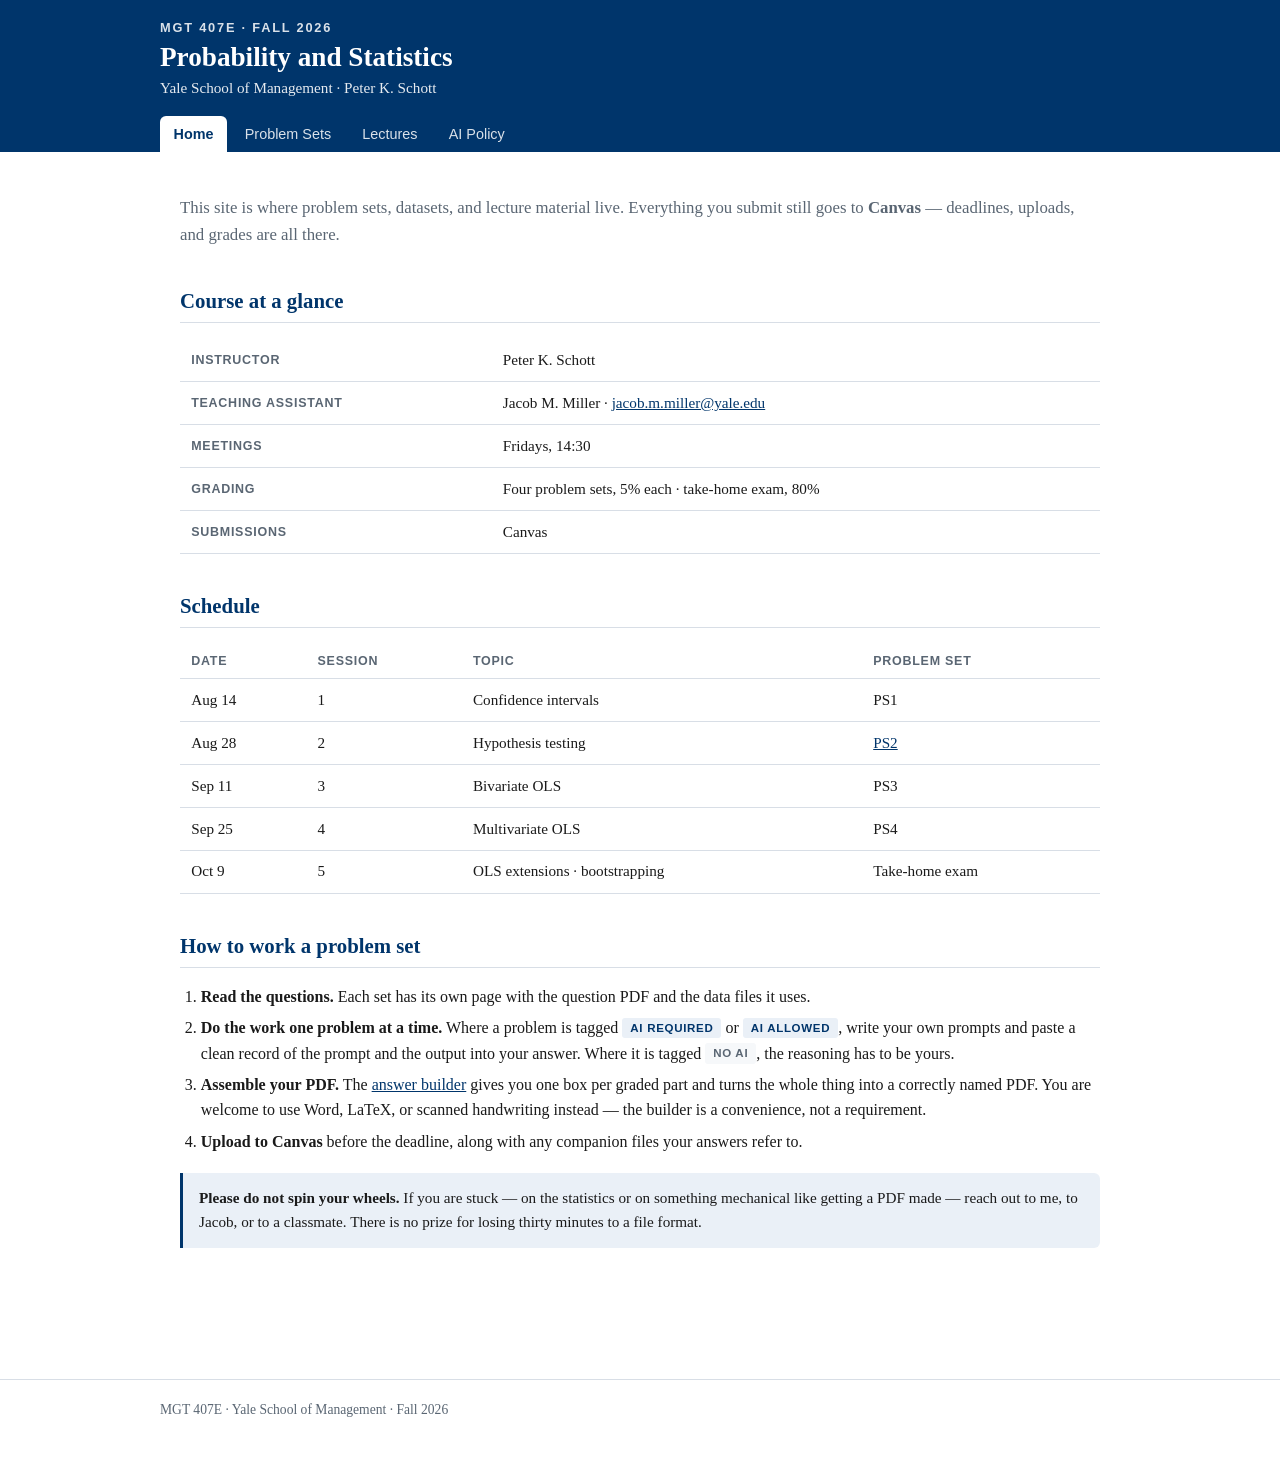
<file: index.html>
<!DOCTYPE html>
<html lang="en">
<head>
<meta charset="utf-8">
<meta name="viewport" content="width=device-width, initial-scale=1">
<meta name="robots" content="noindex, nofollow, noarchive, nosnippet">
<title>MGT 407E — Probability and Statistics</title>
<link rel="stylesheet" href="assets/style.css?v=4e028b27">
</head>
<body>

<header class="masthead">
  <div class="masthead-inner">
    <div class="course-num">MGT 407E &middot; Fall 2026</div>
    <h1>Probability and Statistics</h1>
    <p class="tagline">Yale School of Management &middot; Peter K. Schott</p>
    <nav class="site-nav">
      <a href="index.html" aria-current="page">Home</a>
      <a href="problem-sets.html">Problem Sets</a>
      <a href="lectures.html">Lectures</a>
      <a href="ai-policy.html">AI Policy</a>
    </nav>
  </div>
</header>

<main>

<p class="lede">This site is where problem sets, datasets, and lecture material live.
Everything you submit still goes to <strong>Canvas</strong> — deadlines, uploads, and
grades are all there.</p>

<h2>Course at a glance</h2>

<table>
  <tbody>
    <tr><th>Instructor</th><td>Peter K. Schott</td></tr>
    <tr><th>Teaching assistant</th><td>Jacob M. Miller &middot; <a href="mailto:jacob.m.miller@yale.edu">jacob.m.miller@yale.edu</a></td></tr>
    <tr><th>Meetings</th><td>Fridays, 14:30</td></tr>
    <tr><th>Grading</th><td>Four problem sets, 5% each &middot; take-home exam, 80%</td></tr>
    <tr><th>Submissions</th><td>Canvas</td></tr>
  </tbody>
</table>

<h2>Schedule</h2>

<table>
  <thead>
    <tr><th>Date</th><th>Session</th><th>Topic</th><th>Problem set</th></tr>
  </thead>
  <tbody>
    <tr><td>Aug 14</td><td>1</td><td>Confidence intervals</td><td>PS1</td></tr>
    <tr><td>Aug 28</td><td>2</td><td>Hypothesis testing</td><td><a href="ps2/index.html">PS2</a></td></tr>
    <tr><td>Sep 11</td><td>3</td><td>Bivariate OLS</td><td>PS3</td></tr>
    <tr><td>Sep 25</td><td>4</td><td>Multivariate OLS</td><td>PS4</td></tr>
    <tr><td>Oct 9</td><td>5</td><td>OLS extensions &middot; bootstrapping</td><td>Take-home exam</td></tr>
  </tbody>
</table>

<h2>How to work a problem set</h2>

<ol>
  <li><strong>Read the questions.</strong> Each set has its own page with the question
      PDF and the data files it uses.</li>
  <li><strong>Do the work one problem at a time.</strong> Where a problem is tagged
      <span class="tag">AI Required</span> or <span class="tag">AI Allowed</span>, write
      your own prompts and paste a clean record of the prompt and the output into your
      answer. Where it is tagged <span class="tag grey">No AI</span>, the reasoning has
      to be yours.</li>
  <li><strong>Assemble your PDF.</strong> The
      <a href="ps2/compose.html">answer builder</a> gives you one box per graded part and
      turns the whole thing into a correctly named PDF. You are welcome to use Word,
      LaTeX, or scanned handwriting instead — the builder is a convenience, not a
      requirement.</li>
  <li><strong>Upload to Canvas</strong> before the deadline, along with any companion
      files your answers refer to.</li>
</ol>

<div class="note">
  <p><strong>Please do not spin your wheels.</strong> If you are stuck — on the
  statistics or on something mechanical like getting a PDF made — reach out to me, to
  Jacob, or to a classmate. There is no prize for losing thirty minutes to a file
  format.</p>
</div>

</main>

<footer class="site-foot">
  <div class="foot-inner">
    MGT 407E &middot; Yale School of Management &middot; Fall 2026
  </div>
</footer>

</body>
</html>
</file>
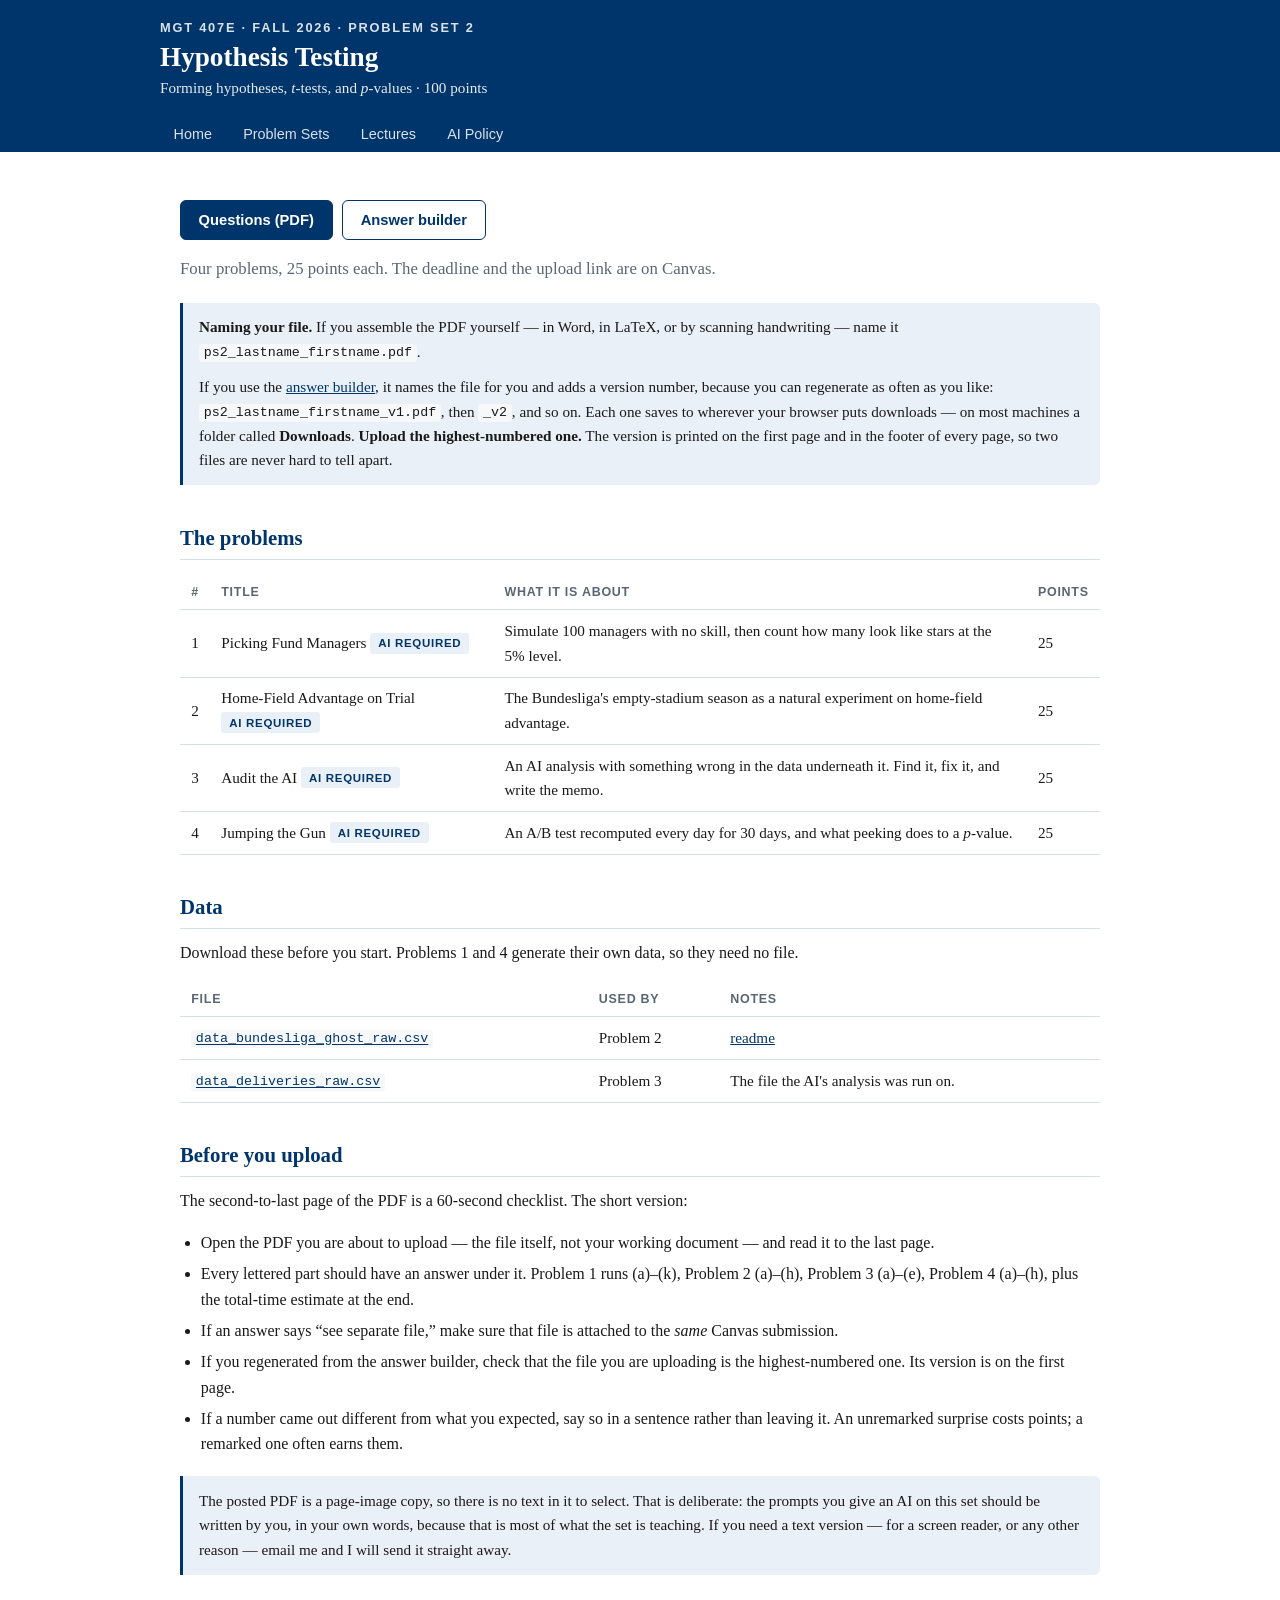
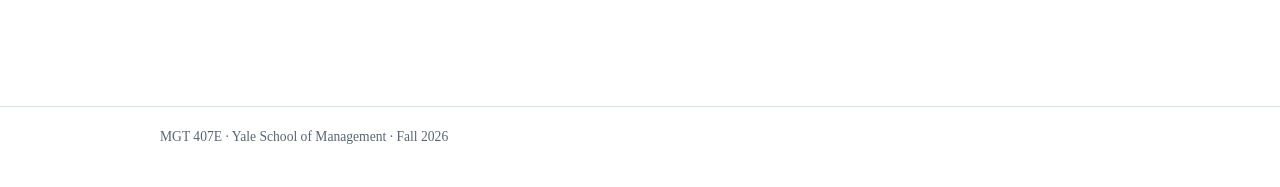
<file: ps2/index.html>
<!DOCTYPE html>
<html lang="en">
<head>
<meta charset="utf-8">
<meta name="viewport" content="width=device-width, initial-scale=1">
<meta name="robots" content="noindex, nofollow, noarchive, nosnippet">
<title>Problem Set 2 — MGT 407E</title>
<link rel="stylesheet" href="../assets/style.css?v=4e028b27">
</head>
<body>

<header class="masthead">
  <div class="masthead-inner">
    <div class="course-num">MGT 407E &middot; Fall 2026 &middot; Problem Set 2</div>
    <h1>Hypothesis Testing</h1>
    <p class="tagline">Forming hypotheses, <em>t</em>-tests, and <em>p</em>-values &middot; 100 points</p>
    <nav class="site-nav">
      <a href="../index.html">Home</a>
      <a href="../problem-sets.html">Problem Sets</a>
      <a href="../lectures.html">Lectures</a>
      <a href="../ai-policy.html">AI Policy</a>
    </nav>
  </div>
</header>

<main>

<div class="btn-row">
  <a class="btn" href="../files/ps2/ps2_questions.pdf?v=4e028b27">Questions (PDF)</a>
  <a class="btn secondary" href="compose.html">Answer builder</a>
</div>

<p class="lede">Four problems, 25 points each. The deadline and the upload link are on
Canvas.</p>

<div class="note">
  <p><strong>Naming your file.</strong> If you assemble the PDF yourself — in Word, in
  LaTeX, or by scanning handwriting — name it
  <code>ps2_lastname_firstname.pdf</code>.</p>
  <p>If you use the <a href="compose.html">answer builder</a>, it names the file for you
  and adds a version number, because you can regenerate as often as you like:
  <code>ps2_lastname_firstname_v1.pdf</code>, then <code>_v2</code>, and so on. Each one
  saves to wherever your browser puts downloads &mdash; on most machines a folder called
  <strong>Downloads</strong>. <strong>Upload the highest-numbered one.</strong> The version is printed on the first
  page and in the footer of every page, so two files are never hard to tell apart.</p>
</div>

<h2>The problems</h2>

<table>
  <thead>
    <tr><th>#</th><th>Title</th><th>What it is about</th><th>Points</th></tr>
  </thead>
  <tbody>
    <tr>
      <td>1</td>
      <td>Picking Fund Managers <span class="tag">AI Required</span></td>
      <td>Simulate 100 managers with no skill, then count how many look like stars at the
          5% level.</td>
      <td>25</td>
    </tr>
    <tr>
      <td>2</td>
      <td>Home-Field Advantage on Trial <span class="tag">AI Required</span></td>
      <td>The Bundesliga's empty-stadium season as a natural experiment on home-field
          advantage.</td>
      <td>25</td>
    </tr>
    <tr>
      <td>3</td>
      <td>Audit the AI <span class="tag">AI Required</span></td>
      <td>An AI analysis with something wrong in the data underneath it. Find it, fix it,
          and write the memo.</td>
      <td>25</td>
    </tr>
    <tr>
      <td>4</td>
      <td>Jumping the Gun <span class="tag">AI Required</span></td>
      <td>An A/B test recomputed every day for 30 days, and what peeking does to a
          <em>p</em>-value.</td>
      <td>25</td>
    </tr>
  </tbody>
</table>

<h2>Data</h2>

<p>Download these before you start. Problems 1 and 4 generate their own data, so they need
no file.</p>

<table>
  <thead>
    <tr><th>File</th><th>Used by</th><th>Notes</th></tr>
  </thead>
  <tbody>
    <tr>
      <td><a href="../files/ps2/data_bundesliga_ghost_raw.csv"><code>data_bundesliga_ghost_raw.csv</code></a></td>
      <td>Problem 2</td>
      <td><a href="../files/ps2/data_bundesliga_ghost_readme.txt">readme</a></td>
    </tr>
    <tr>
      <td><a href="../files/ps2/data_deliveries_raw.csv"><code>data_deliveries_raw.csv</code></a></td>
      <td>Problem 3</td>
      <td>The file the AI's analysis was run on.</td>
    </tr>
  </tbody>
</table>

<h2>Before you upload</h2>

<p>The second-to-last page of the PDF is a 60-second checklist. The short version:</p>

<ul>
  <li>Open the PDF you are about to upload — the file itself, not your working document —
      and read it to the last page.</li>
  <li>Every lettered part should have an answer under it. Problem 1 runs (a)–(k),
      Problem 2 (a)–(h), Problem 3 (a)–(e), Problem 4 (a)–(h), plus the total-time
      estimate at the end.</li>
  <li>If an answer says &ldquo;see separate file,&rdquo; make sure that file is attached to
      the <em>same</em> Canvas submission.</li>
  <li>If you regenerated from the answer builder, check that the file you are uploading is
      the highest-numbered one. Its version is on the first page.</li>
  <li>If a number came out different from what you expected, say so in a sentence rather
      than leaving it. An unremarked surprise costs points; a remarked one often earns
      them.</li>
</ul>

<div class="note">
  <p>The posted PDF is a page-image copy, so there is no text in it to select. That is
  deliberate: the prompts you give an AI on this set should be written by you, in your own
  words, because that is most of what the set is teaching. If you need a text version —
  for a screen reader, or any other reason — email me and I will send it straight away.</p>
</div>

</main>

<footer class="site-foot">
  <div class="foot-inner">
    MGT 407E &middot; Yale School of Management &middot; Fall 2026
  </div>
</footer>

</body>
</html>
</file>
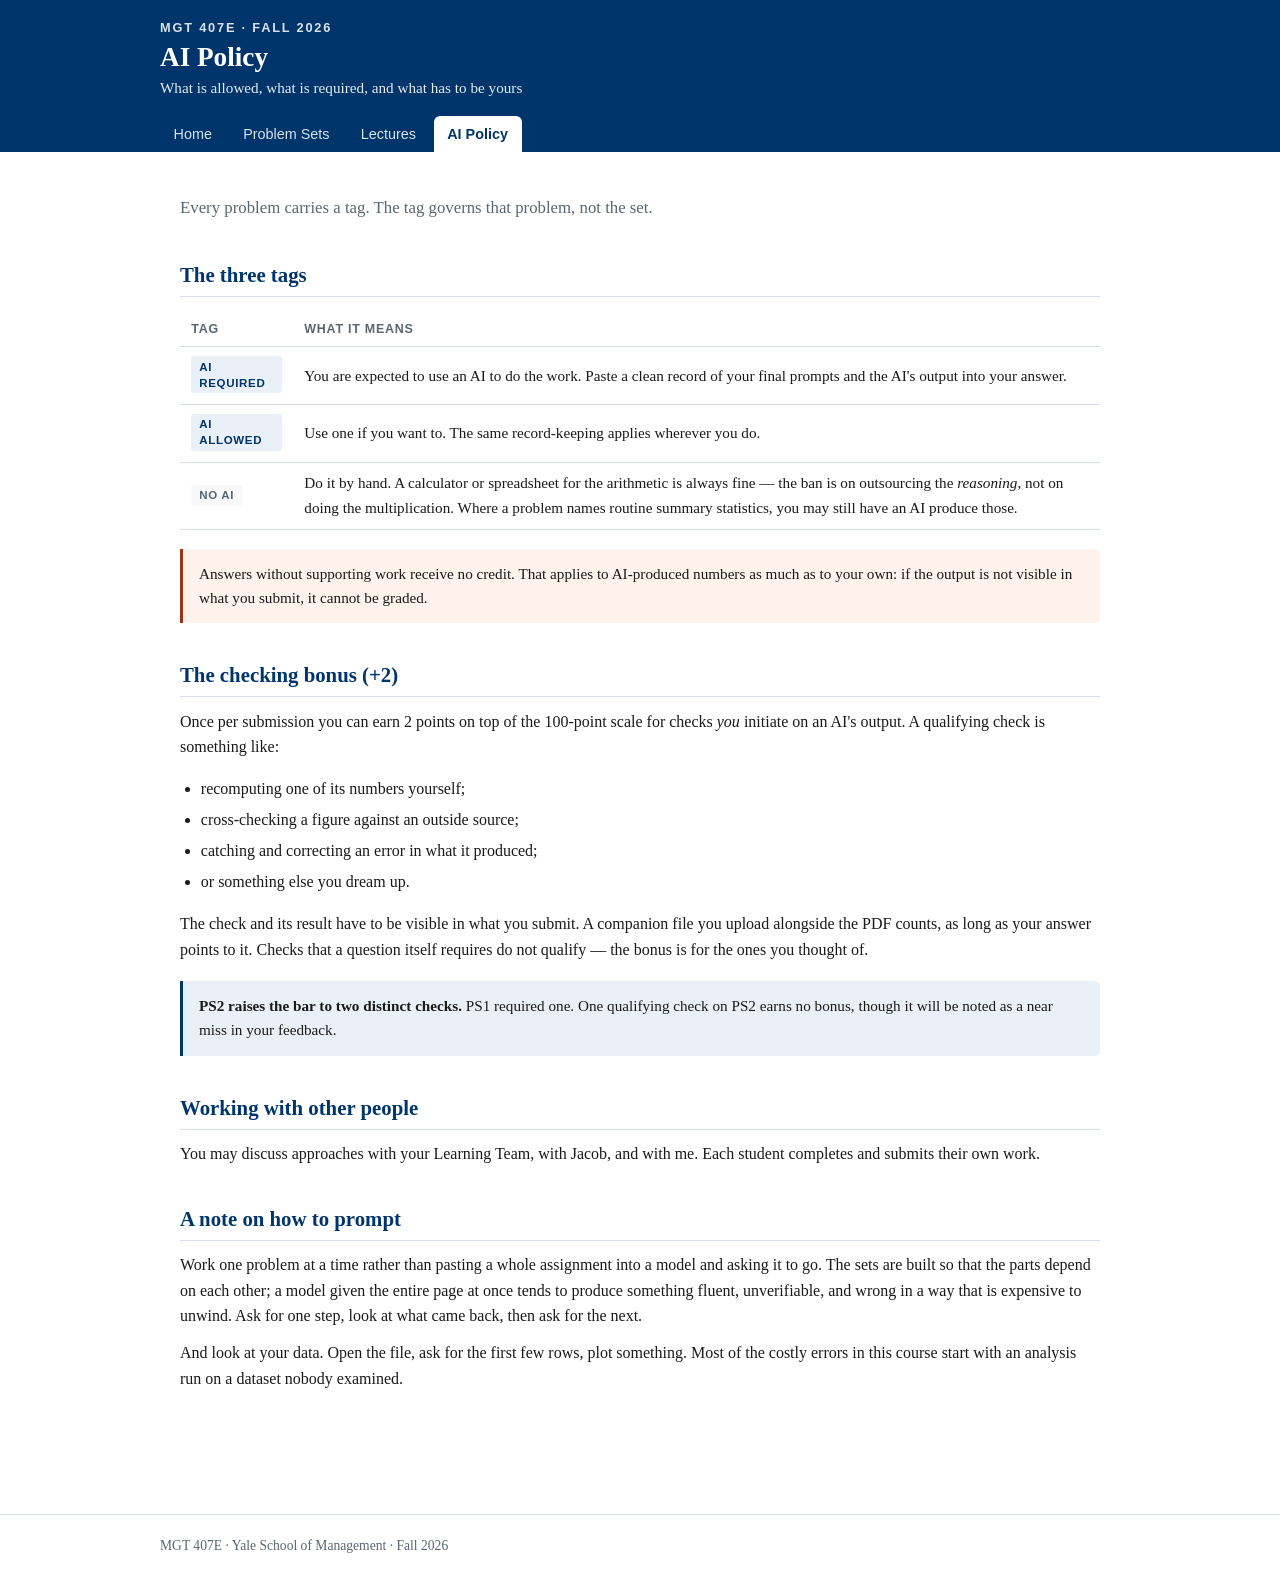
<file: ai-policy.html>
<!DOCTYPE html>
<html lang="en">
<head>
<meta charset="utf-8">
<meta name="viewport" content="width=device-width, initial-scale=1">
<meta name="robots" content="noindex, nofollow, noarchive, nosnippet">
<title>AI Policy — MGT 407E</title>
<link rel="stylesheet" href="assets/style.css?v=4e028b27">
</head>
<body>

<header class="masthead">
  <div class="masthead-inner">
    <div class="course-num">MGT 407E &middot; Fall 2026</div>
    <h1>AI Policy</h1>
    <p class="tagline">What is allowed, what is required, and what has to be yours</p>
    <nav class="site-nav">
      <a href="index.html">Home</a>
      <a href="problem-sets.html">Problem Sets</a>
      <a href="lectures.html">Lectures</a>
      <a href="ai-policy.html" aria-current="page">AI Policy</a>
    </nav>
  </div>
</header>

<main>

<p class="lede">Every problem carries a tag. The tag governs that problem, not the set.</p>

<h2>The three tags</h2>

<table>
  <thead>
    <tr><th>Tag</th><th>What it means</th></tr>
  </thead>
  <tbody>
    <tr>
      <td><span class="tag">AI Required</span></td>
      <td>You are expected to use an AI to do the work. Paste a clean record of your final
          prompts and the AI's output into your answer.</td>
    </tr>
    <tr>
      <td><span class="tag">AI Allowed</span></td>
      <td>Use one if you want to. The same record-keeping applies wherever you do.</td>
    </tr>
    <tr>
      <td><span class="tag grey">No AI</span></td>
      <td>Do it by hand. A calculator or spreadsheet for the arithmetic is always fine —
          the ban is on outsourcing the <em>reasoning</em>, not on doing the
          multiplication. Where a problem names routine summary statistics, you may still
          have an AI produce those.</td>
    </tr>
  </tbody>
</table>

<div class="note warn">
  <p>Answers without supporting work receive no credit. That applies to AI-produced
  numbers as much as to your own: if the output is not visible in what you submit, it
  cannot be graded.</p>
</div>

<h2>The checking bonus (+2)</h2>

<p>Once per submission you can earn 2 points on top of the 100-point scale for checks
<em>you</em> initiate on an AI's output. A qualifying check is something like:</p>

<ul>
  <li>recomputing one of its numbers yourself;</li>
  <li>cross-checking a figure against an outside source;</li>
  <li>catching and correcting an error in what it produced;</li>
  <li>or something else you dream up.</li>
</ul>

<p>The check and its result have to be visible in what you submit. A companion file you
upload alongside the PDF counts, as long as your answer points to it. Checks that a
question itself requires do not qualify — the bonus is for the ones you thought of.</p>

<div class="note">
  <p><strong>PS2 raises the bar to two distinct checks.</strong> PS1 required one. One
  qualifying check on PS2 earns no bonus, though it will be noted as a near miss in your
  feedback.</p>
</div>

<h2>Working with other people</h2>

<p>You may discuss approaches with your Learning Team, with Jacob, and with me. Each
student completes and submits their own work.</p>

<h2>A note on how to prompt</h2>

<p>Work one problem at a time rather than pasting a whole assignment into a model and
asking it to go. The sets are built so that the parts depend on each other; a model given
the entire page at once tends to produce something fluent, unverifiable, and wrong in a
way that is expensive to unwind. Ask for one step, look at what came back, then ask for
the next.</p>

<p>And look at your data. Open the file, ask for the first few rows, plot something. Most
of the costly errors in this course start with an analysis run on a dataset nobody
examined.</p>

</main>

<footer class="site-foot">
  <div class="foot-inner">
    MGT 407E &middot; Yale School of Management &middot; Fall 2026
  </div>
</footer>

</body>
</html>
</file>
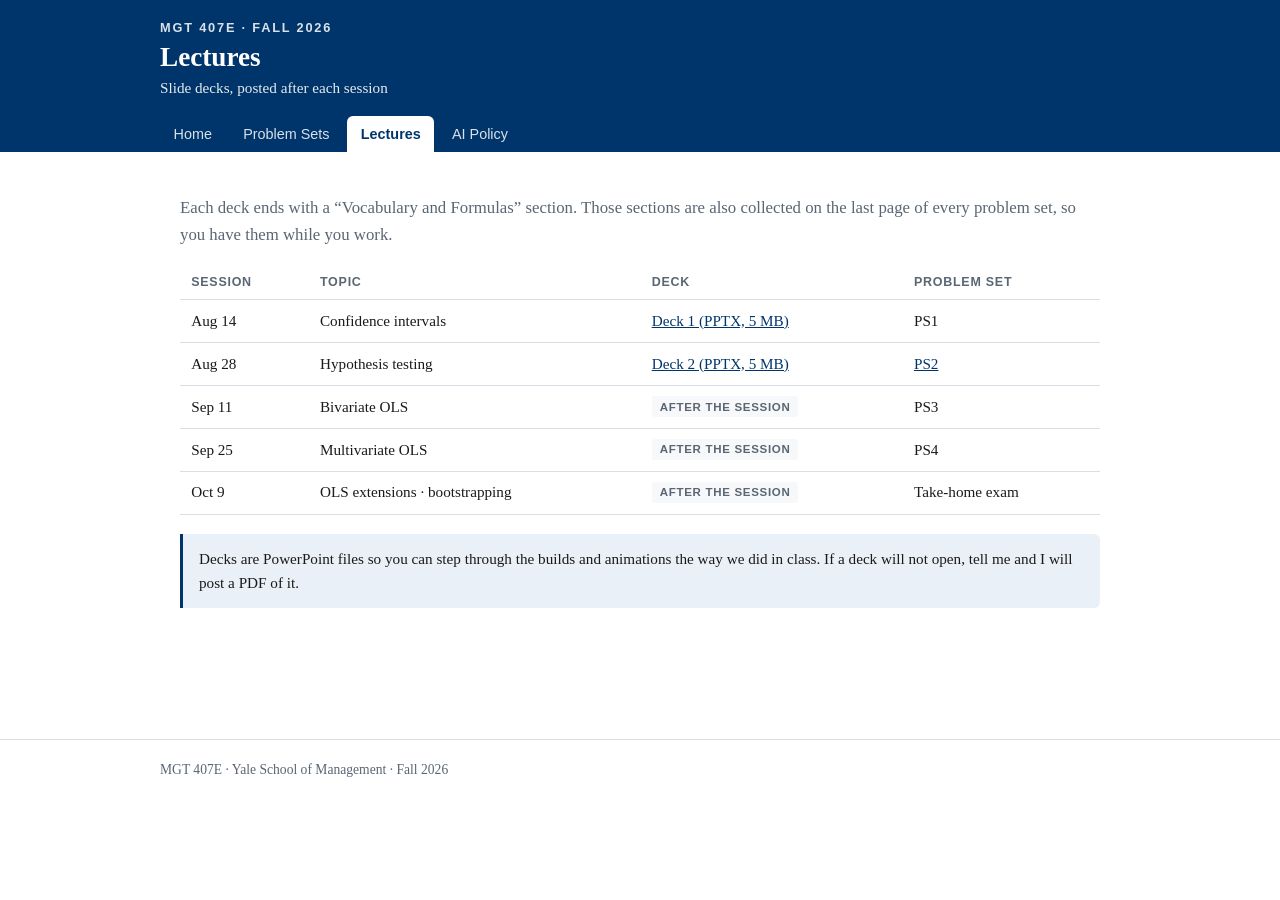
<file: lectures.html>
<!DOCTYPE html>
<html lang="en">
<head>
<meta charset="utf-8">
<meta name="viewport" content="width=device-width, initial-scale=1">
<meta name="robots" content="noindex, nofollow, noarchive, nosnippet">
<title>Lectures — MGT 407E</title>
<link rel="stylesheet" href="assets/style.css?v=4e028b27">
</head>
<body>

<header class="masthead">
  <div class="masthead-inner">
    <div class="course-num">MGT 407E &middot; Fall 2026</div>
    <h1>Lectures</h1>
    <p class="tagline">Slide decks, posted after each session</p>
    <nav class="site-nav">
      <a href="index.html">Home</a>
      <a href="problem-sets.html">Problem Sets</a>
      <a href="lectures.html" aria-current="page">Lectures</a>
      <a href="ai-policy.html">AI Policy</a>
    </nav>
  </div>
</header>

<main>

<p class="lede">Each deck ends with a &ldquo;Vocabulary and Formulas&rdquo; section. Those
sections are also collected on the last page of every problem set, so you have them while
you work.</p>

<table>
  <thead>
    <tr><th>Session</th><th>Topic</th><th>Deck</th><th>Problem set</th></tr>
  </thead>
  <tbody>
    <tr>
      <td>Aug 14</td>
      <td>Confidence intervals</td>
      <td><a href="files/lectures/deck1_confidence_intervals.pptx">Deck 1 (PPTX, 5 MB)</a></td>
      <td>PS1</td>
    </tr>
    <tr>
      <td>Aug 28</td>
      <td>Hypothesis testing</td>
      <td><a href="files/lectures/deck2_hypothesis_testing.pptx">Deck 2 (PPTX, 5 MB)</a></td>
      <td><a href="ps2/index.html">PS2</a></td>
    </tr>
    <tr>
      <td>Sep 11</td>
      <td>Bivariate OLS</td>
      <td><span class="tag grey">After the session</span></td>
      <td>PS3</td>
    </tr>
    <tr>
      <td>Sep 25</td>
      <td>Multivariate OLS</td>
      <td><span class="tag grey">After the session</span></td>
      <td>PS4</td>
    </tr>
    <tr>
      <td>Oct 9</td>
      <td>OLS extensions &middot; bootstrapping</td>
      <td><span class="tag grey">After the session</span></td>
      <td>Take-home exam</td>
    </tr>
  </tbody>
</table>

<div class="note">
  <p>Decks are PowerPoint files so you can step through the builds and animations the way
  we did in class. If a deck will not open, tell me and I will post a PDF of it.</p>
</div>

</main>

<footer class="site-foot">
  <div class="foot-inner">
    MGT 407E &middot; Yale School of Management &middot; Fall 2026
  </div>
</footer>

</body>
</html>
</file>
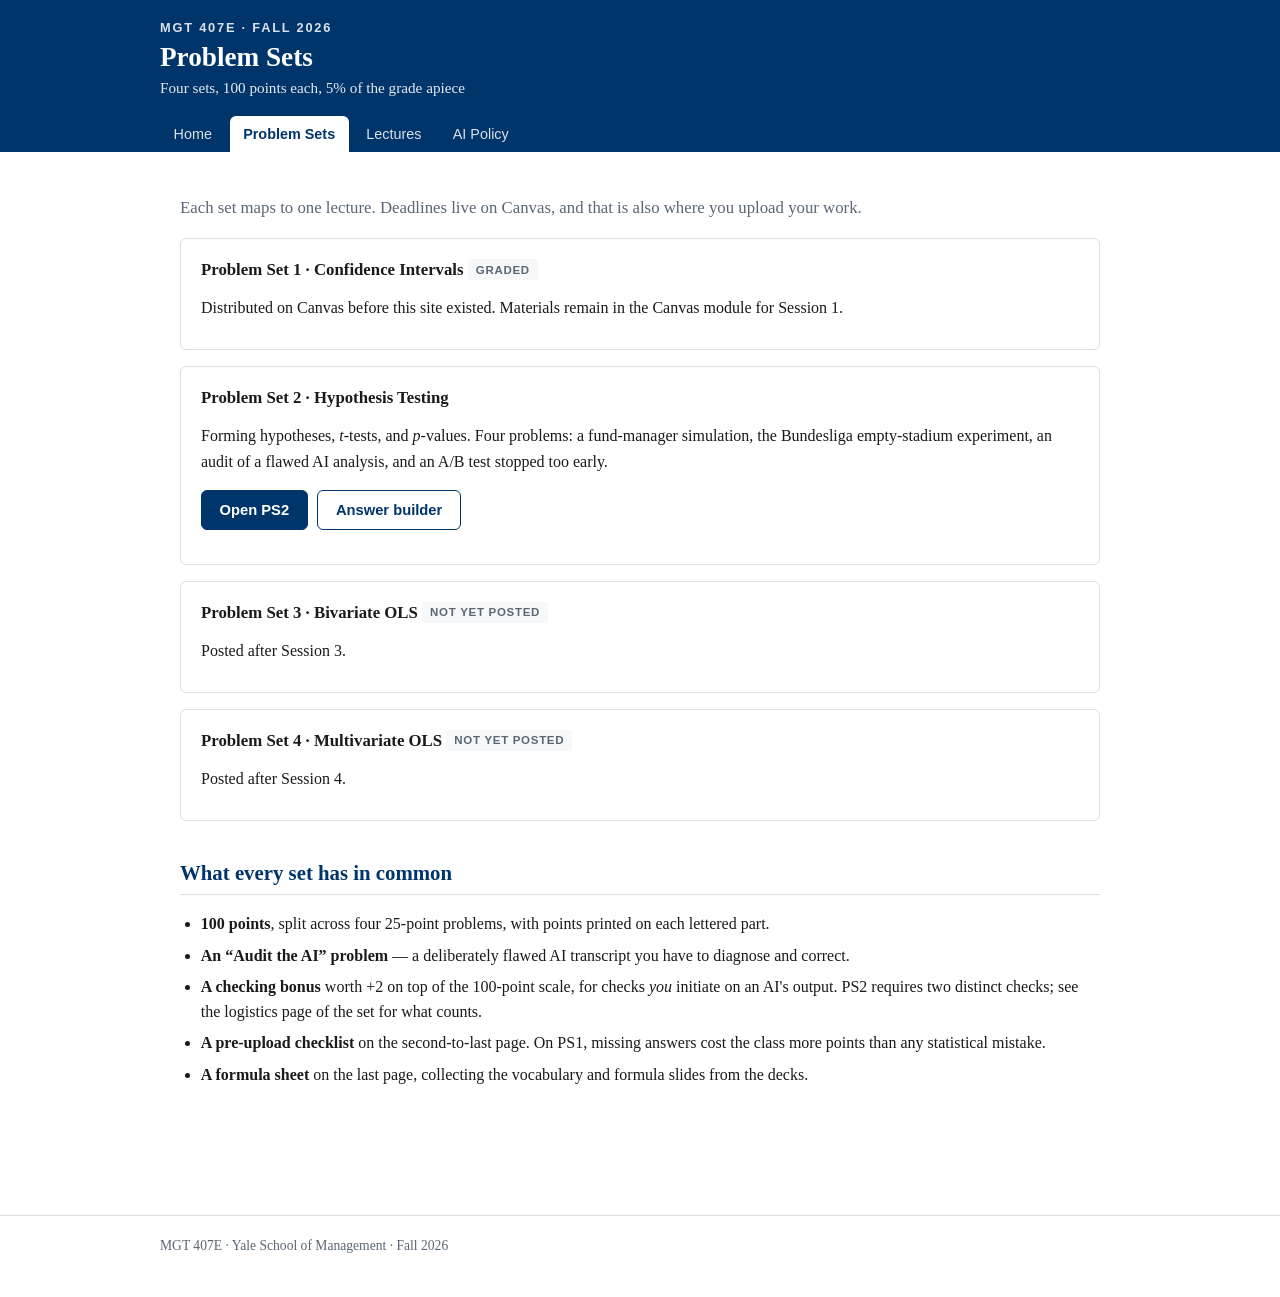
<file: problem-sets.html>
<!DOCTYPE html>
<html lang="en">
<head>
<meta charset="utf-8">
<meta name="viewport" content="width=device-width, initial-scale=1">
<meta name="robots" content="noindex, nofollow, noarchive, nosnippet">
<title>Problem Sets — MGT 407E</title>
<link rel="stylesheet" href="assets/style.css?v=4e028b27">
</head>
<body>

<header class="masthead">
  <div class="masthead-inner">
    <div class="course-num">MGT 407E &middot; Fall 2026</div>
    <h1>Problem Sets</h1>
    <p class="tagline">Four sets, 100 points each, 5% of the grade apiece</p>
    <nav class="site-nav">
      <a href="index.html">Home</a>
      <a href="problem-sets.html" aria-current="page">Problem Sets</a>
      <a href="lectures.html">Lectures</a>
      <a href="ai-policy.html">AI Policy</a>
    </nav>
  </div>
</header>

<main>

<p class="lede">Each set maps to one lecture. Deadlines live on Canvas, and that is also
where you upload your work.</p>

<div class="card">
  <h3>Problem Set 1 &middot; Confidence Intervals <span class="tag grey">Graded</span></h3>
  <p>Distributed on Canvas before this site existed. Materials remain in the Canvas
  module for Session 1.</p>
</div>

<div class="card">
  <h3>Problem Set 2 &middot; Hypothesis Testing</h3>
  <p>Forming hypotheses, <em>t</em>-tests, and <em>p</em>-values. Four problems: a
  fund-manager simulation, the Bundesliga empty-stadium experiment, an audit of a flawed
  AI analysis, and an A/B test stopped too early.</p>
  <div class="btn-row">
    <a class="btn" href="ps2/index.html">Open PS2</a>
    <a class="btn secondary" href="ps2/compose.html">Answer builder</a>
  </div>
</div>

<div class="card">
  <h3>Problem Set 3 &middot; Bivariate OLS <span class="tag grey">Not yet posted</span></h3>
  <p>Posted after Session 3.</p>
</div>

<div class="card">
  <h3>Problem Set 4 &middot; Multivariate OLS <span class="tag grey">Not yet posted</span></h3>
  <p>Posted after Session 4.</p>
</div>

<h2>What every set has in common</h2>

<ul>
  <li><strong>100 points</strong>, split across four 25-point problems, with points
      printed on each lettered part.</li>
  <li><strong>An &ldquo;Audit the AI&rdquo; problem</strong> — a deliberately flawed AI
      transcript you have to diagnose and correct.</li>
  <li><strong>A checking bonus</strong> worth +2 on top of the 100-point scale, for
      checks <em>you</em> initiate on an AI's output. PS2 requires two distinct checks;
      see the logistics page of the set for what counts.</li>
  <li><strong>A pre-upload checklist</strong> on the second-to-last page. On PS1,
      missing answers cost the class more points than any statistical mistake.</li>
  <li><strong>A formula sheet</strong> on the last page, collecting the vocabulary and
      formula slides from the decks.</li>
</ul>

</main>

<footer class="site-foot">
  <div class="foot-inner">
    MGT 407E &middot; Yale School of Management &middot; Fall 2026
  </div>
</footer>

</body>
</html>
</file>
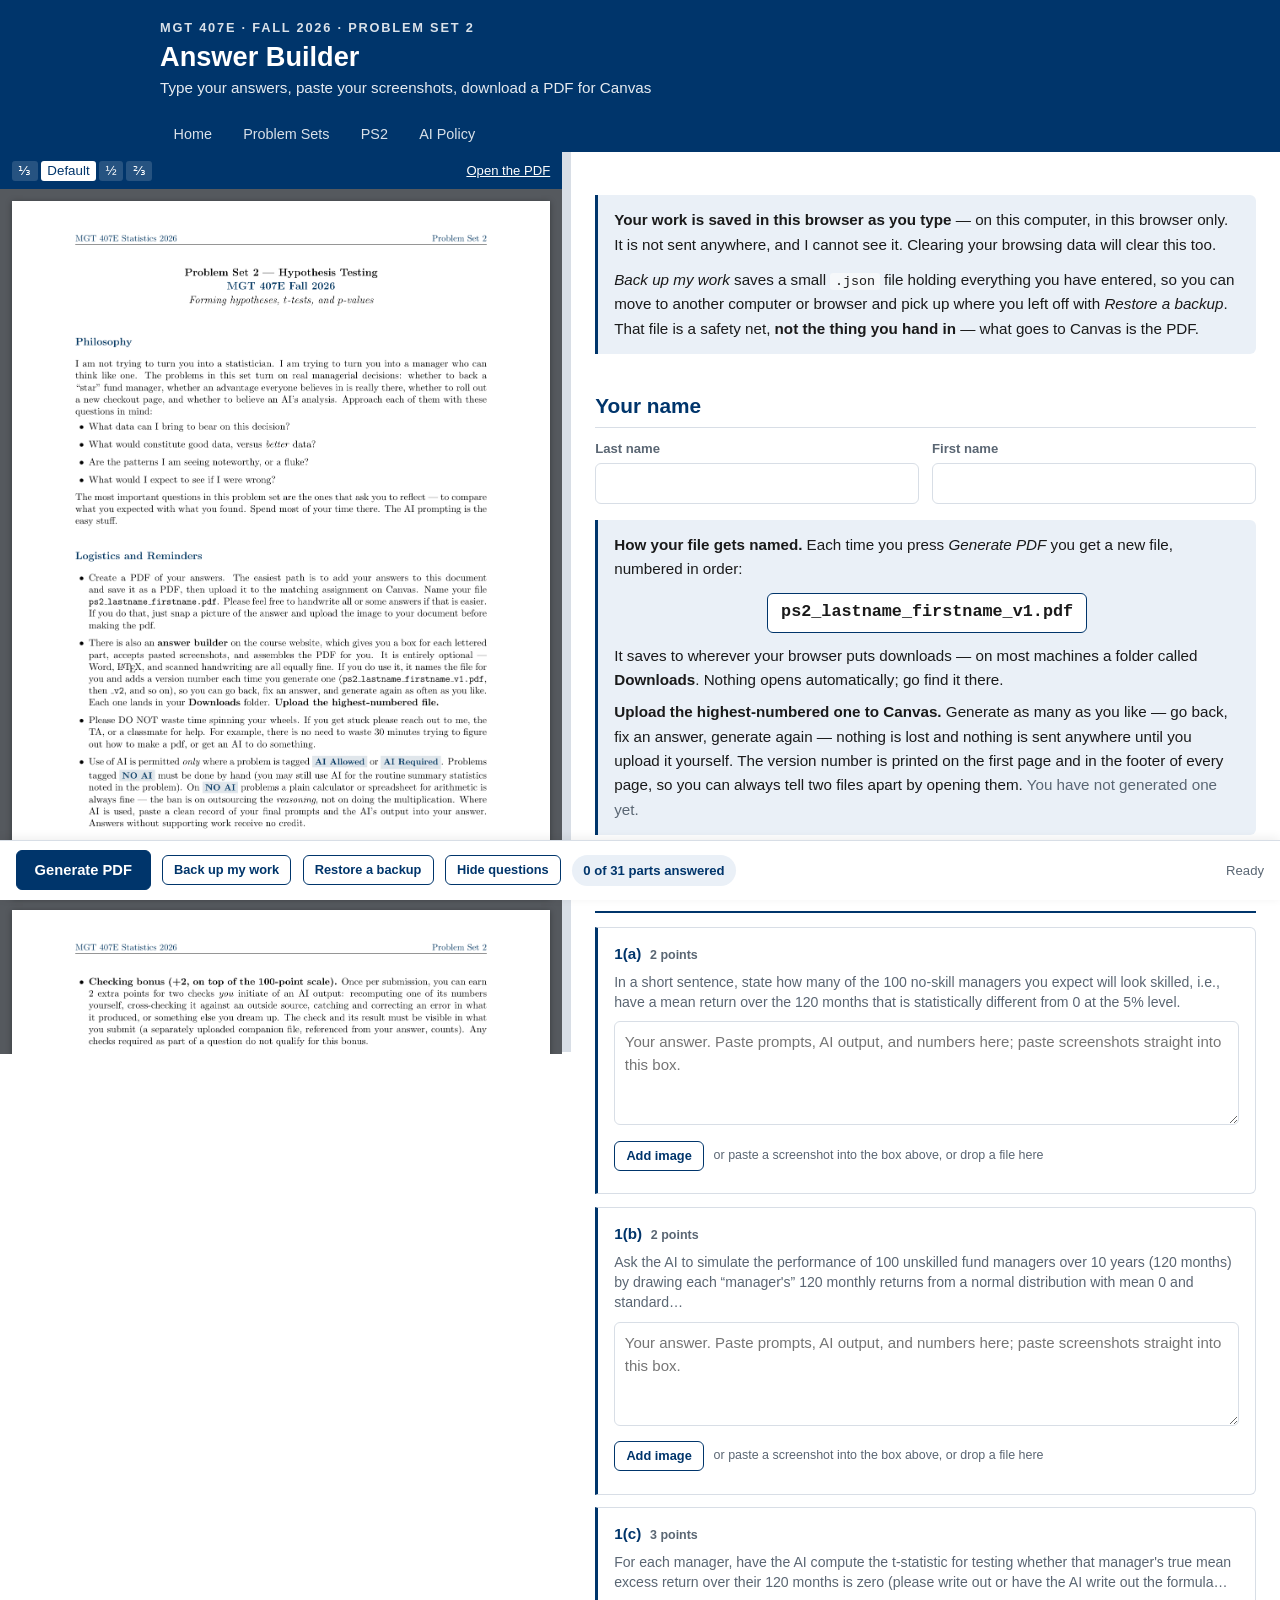
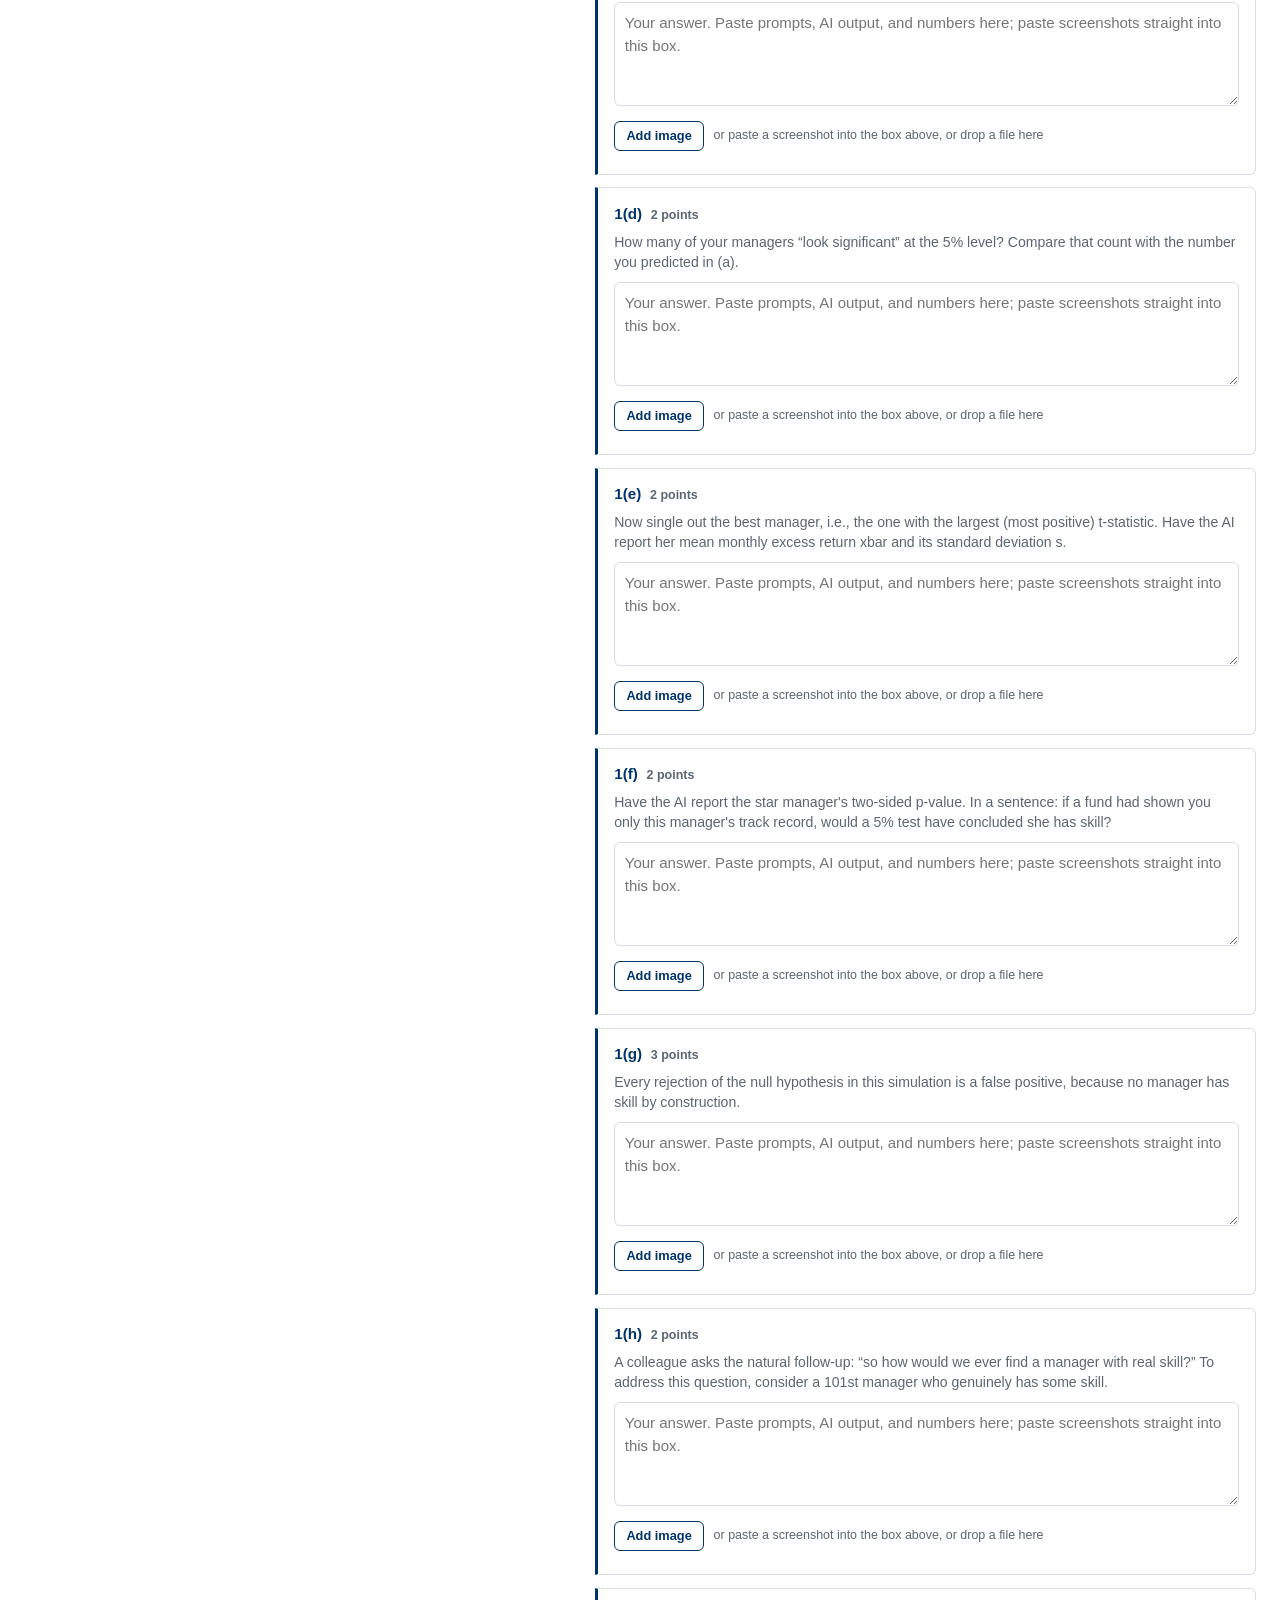
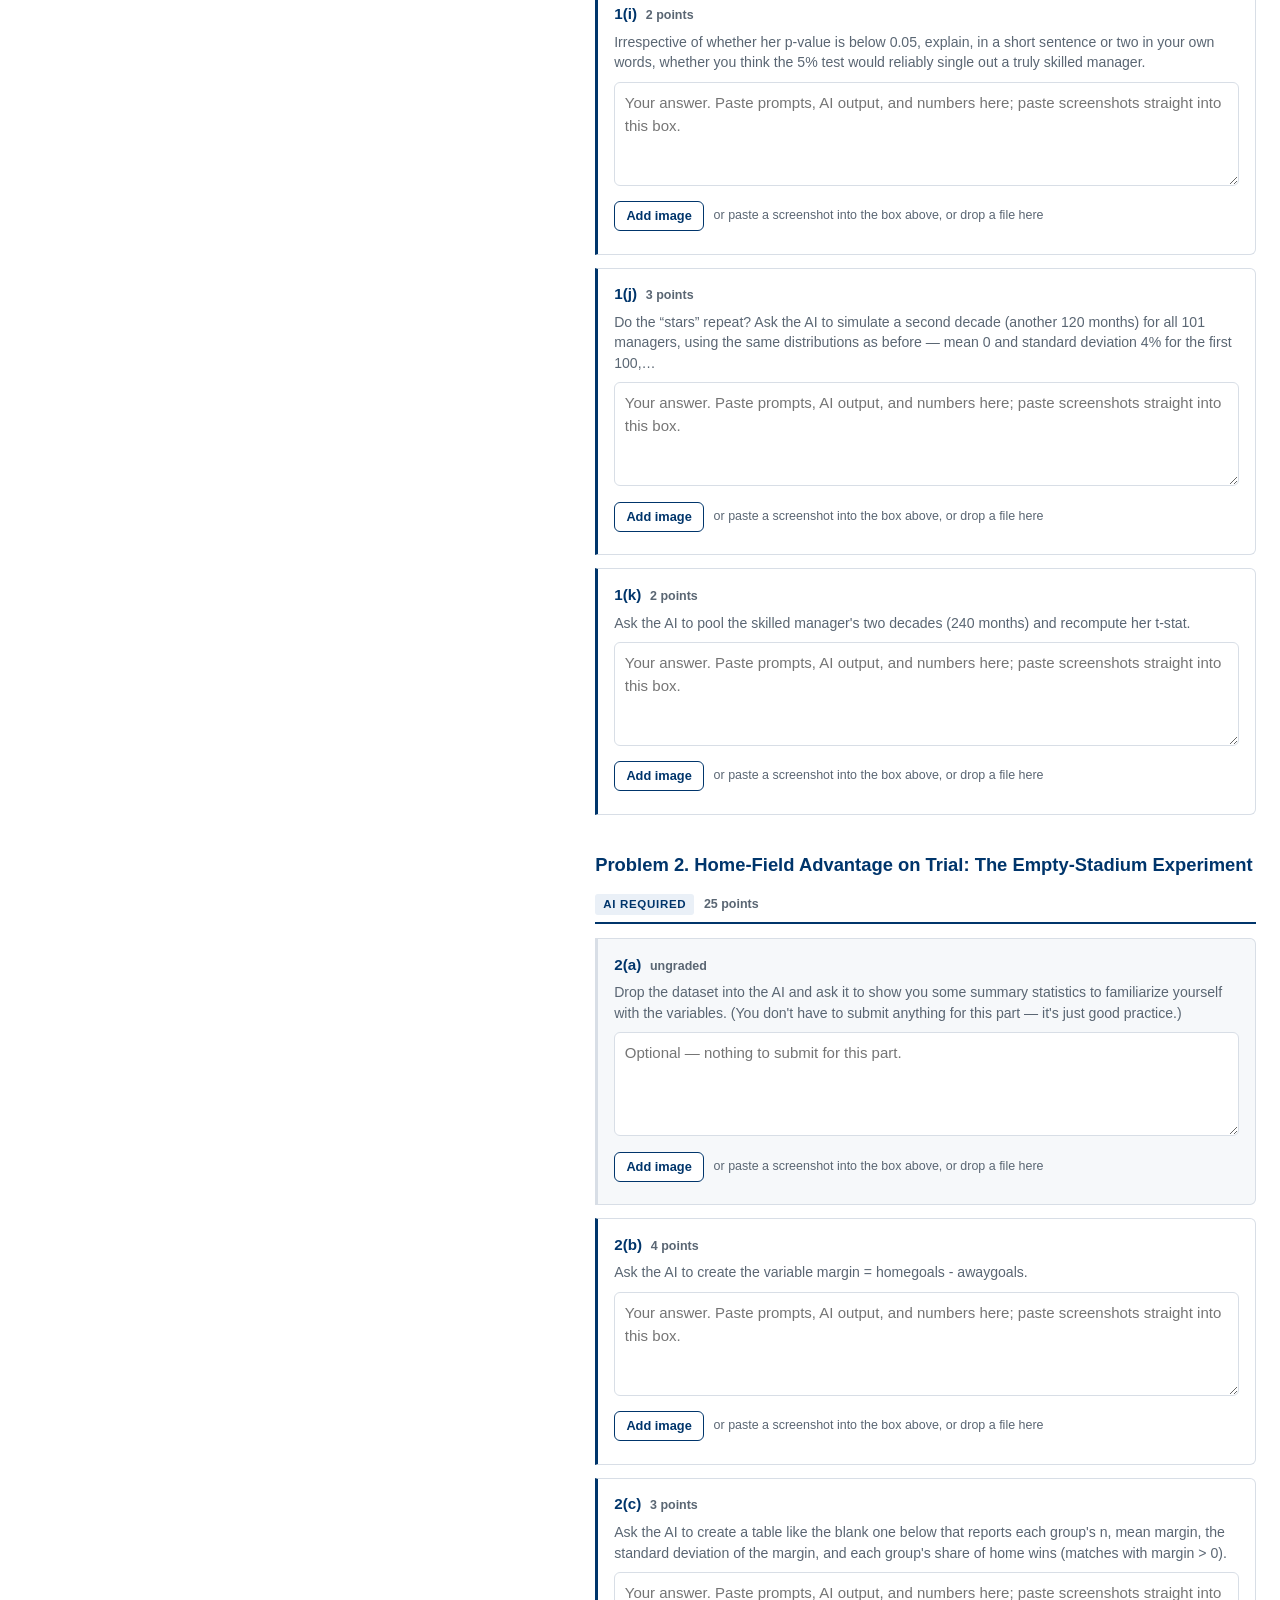
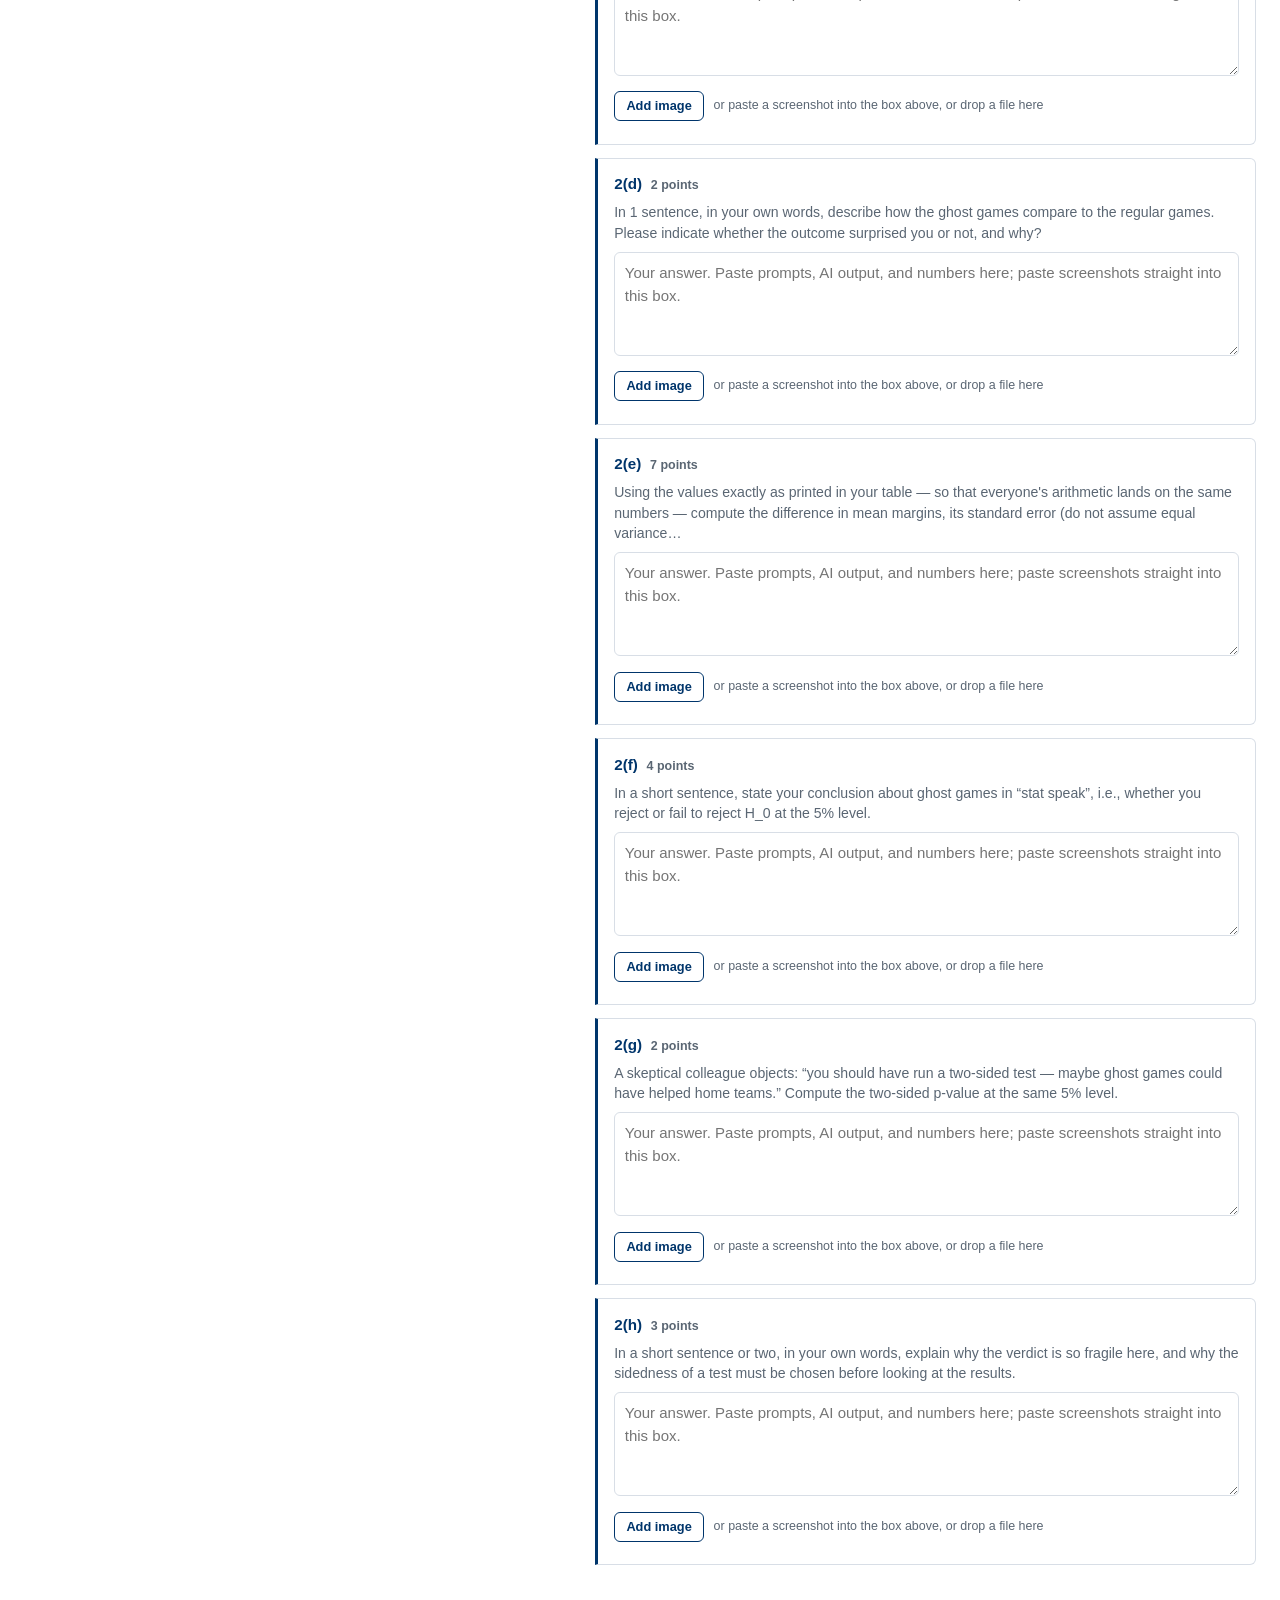
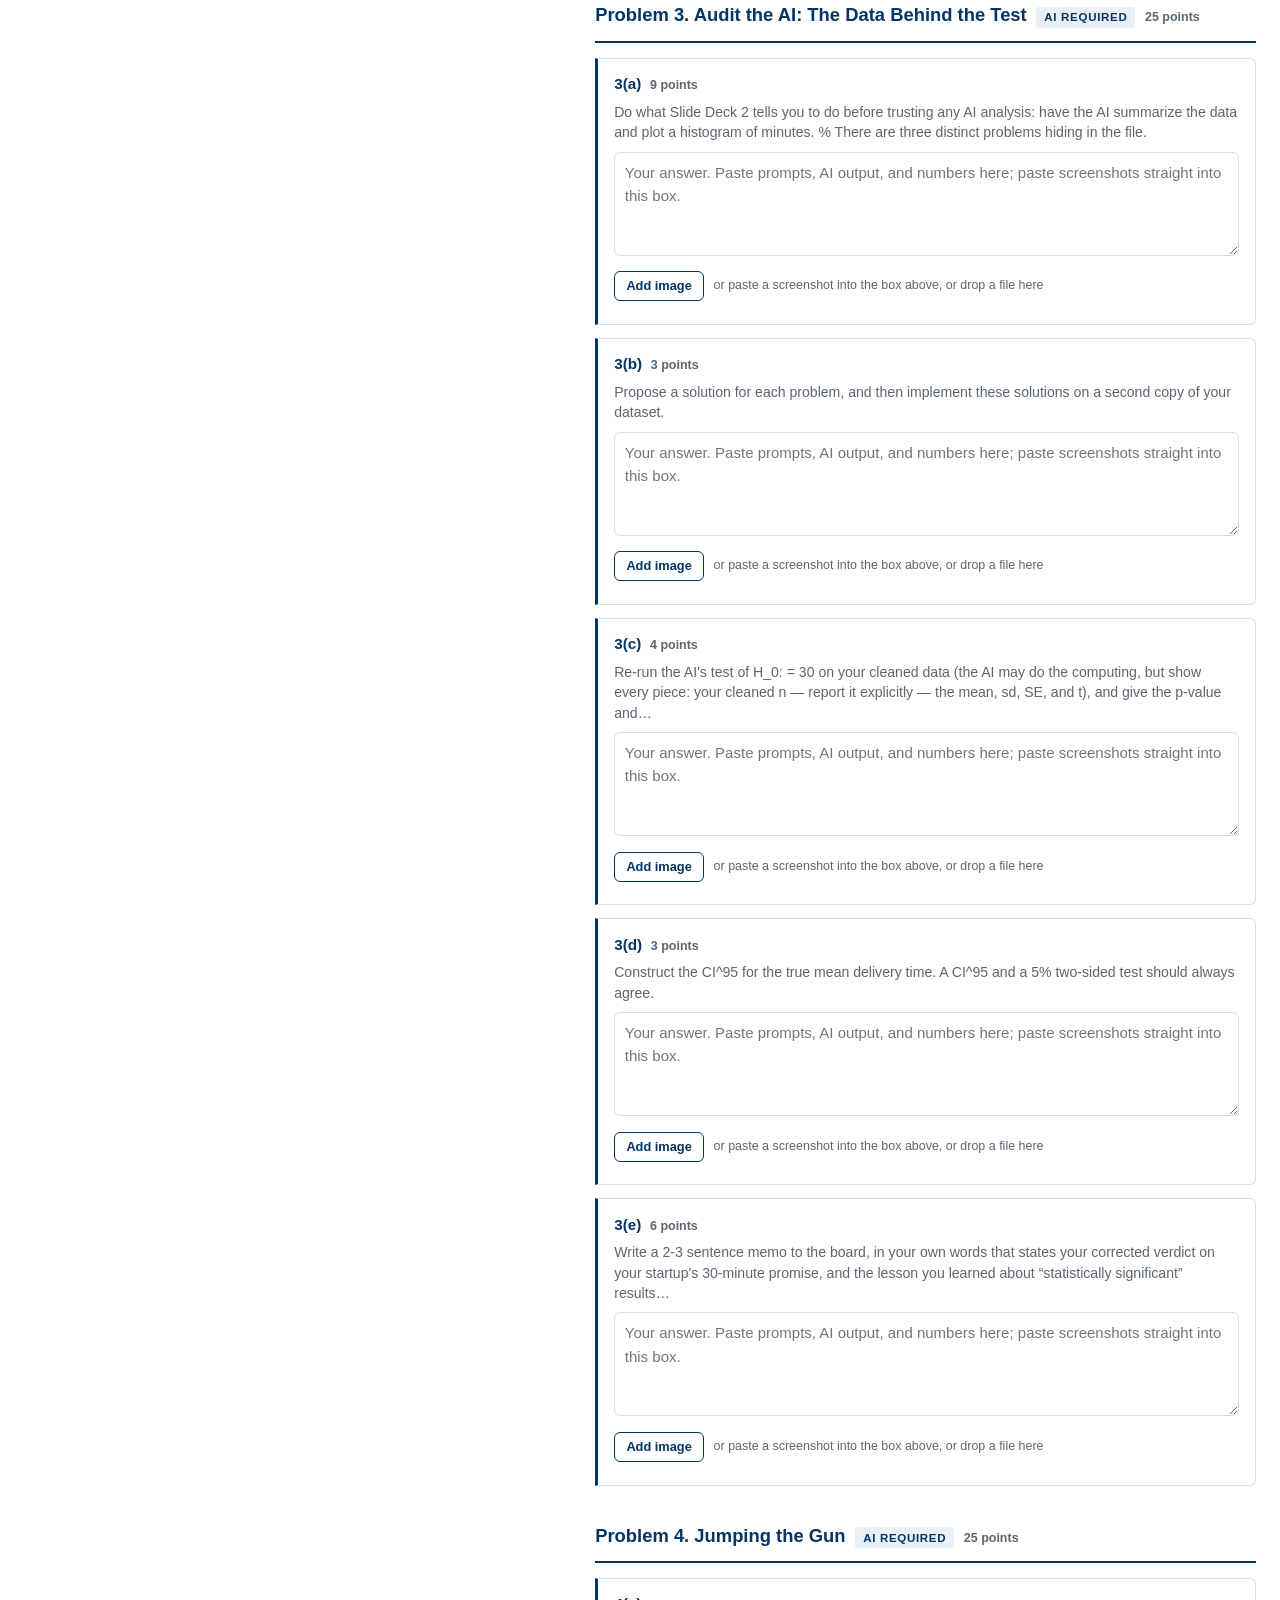
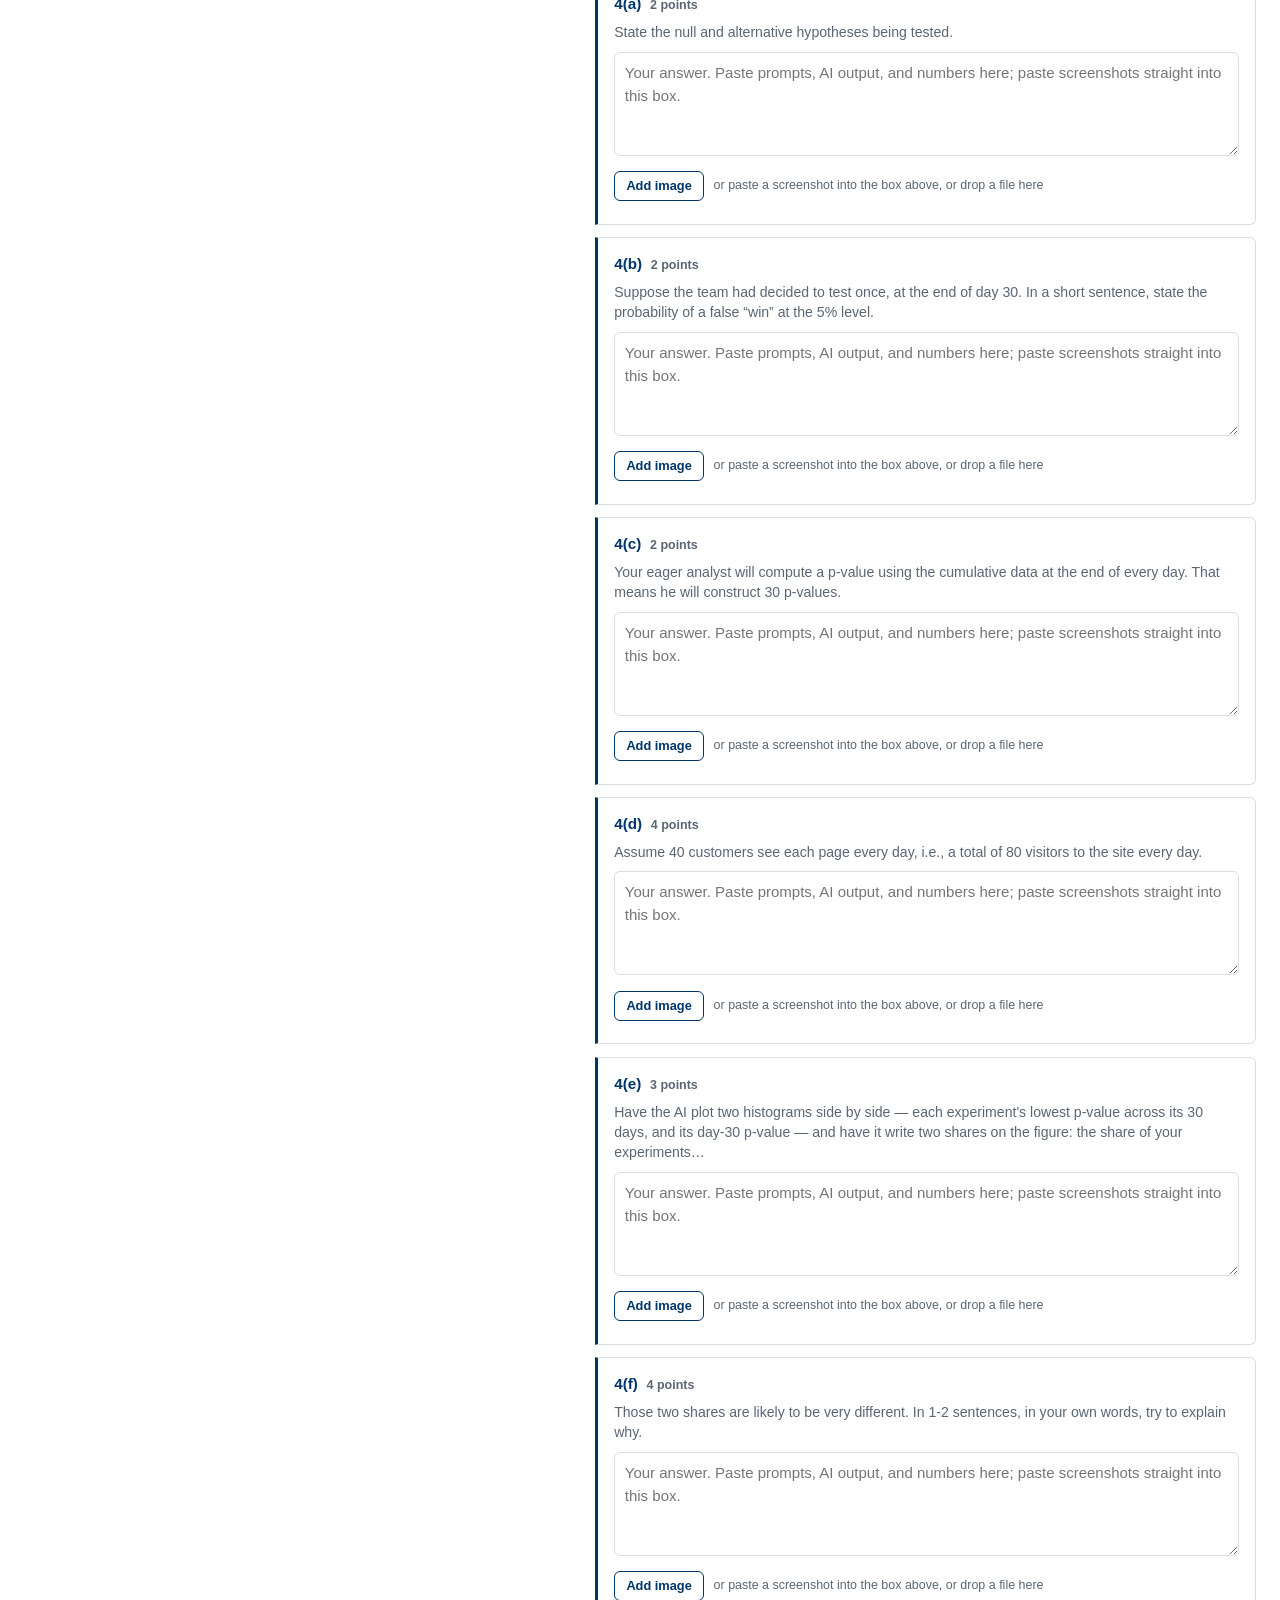
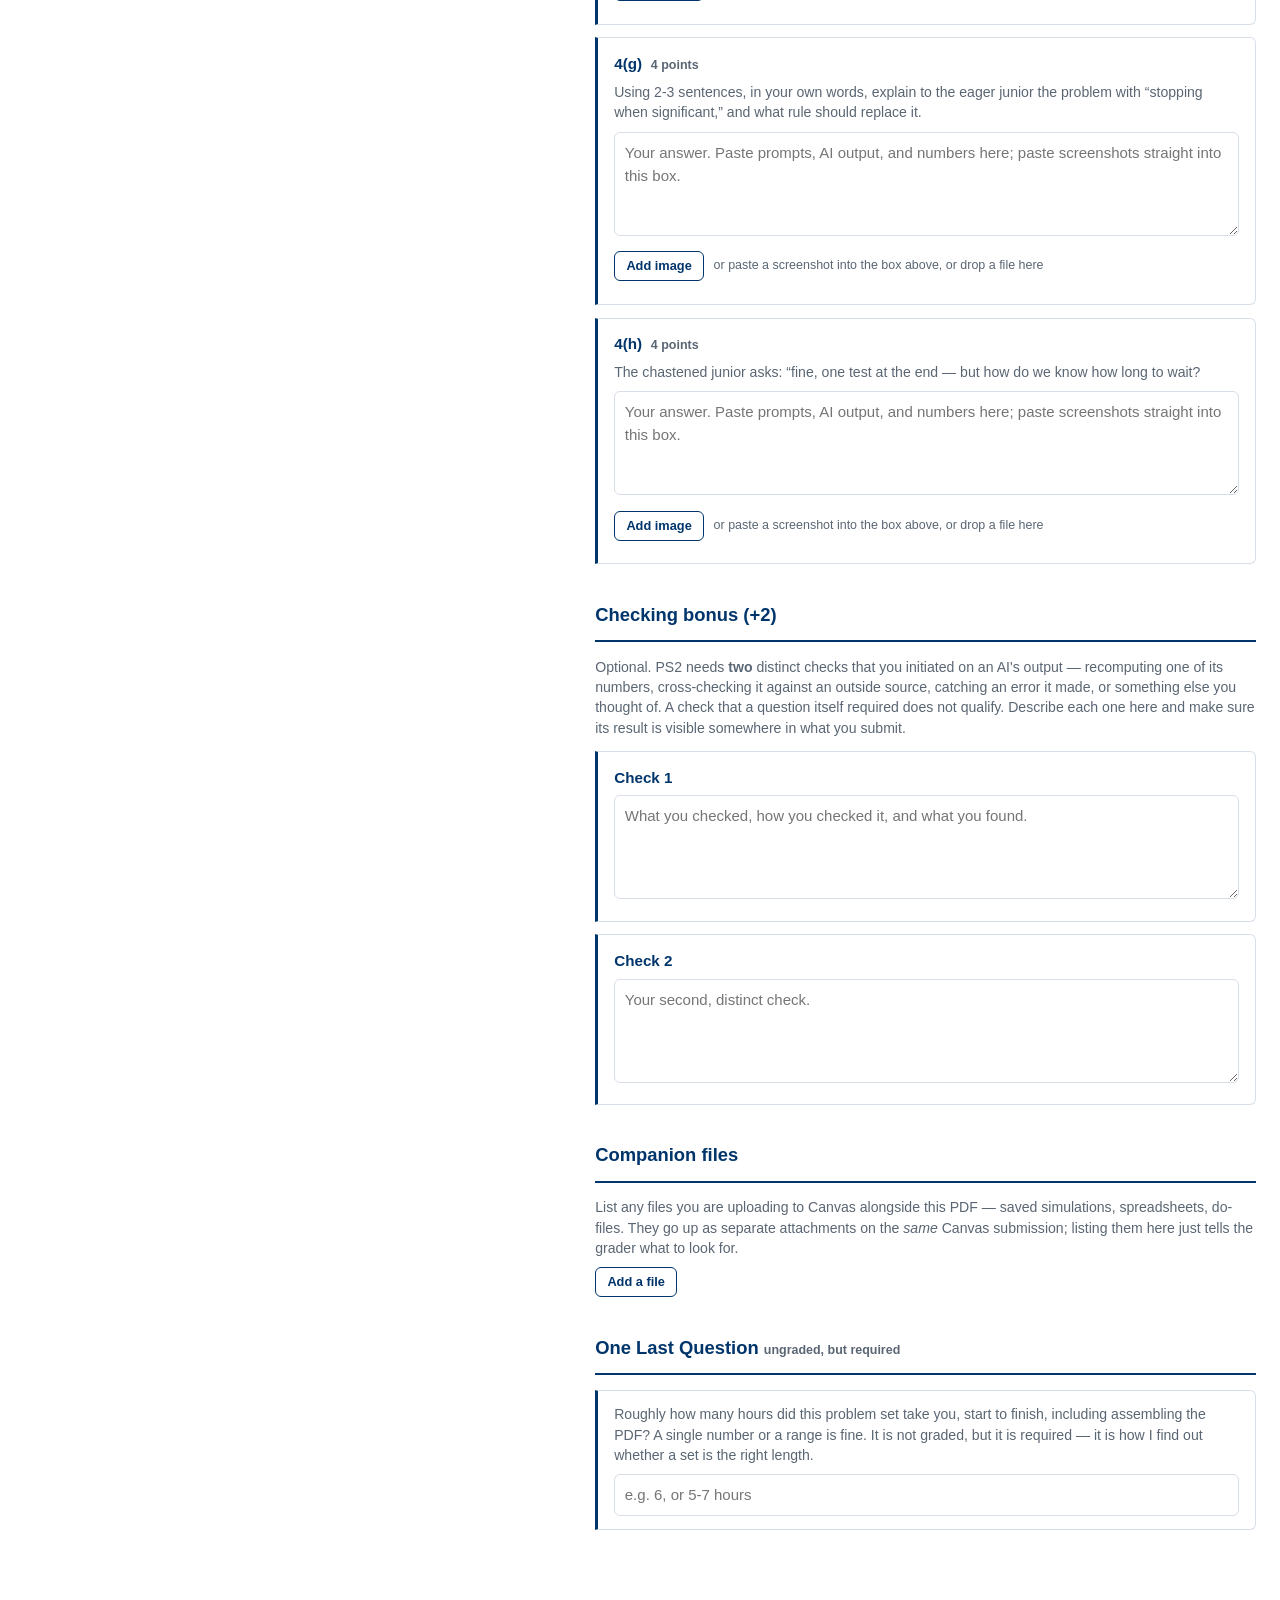
<file: ps2/compose.html>
<!DOCTYPE html>
<html lang="en">
<head>
<meta charset="utf-8">
<meta name="viewport" content="width=device-width, initial-scale=1">
<meta name="robots" content="noindex, nofollow, noarchive, nosnippet">
<title>PS2 Answer Builder — MGT 407E</title>
<link rel="stylesheet" href="../assets/style.css?v=4e028b27">
<style>
/* ---- composer-specific layout ---- */

.composer-body { font-family: -apple-system, BlinkMacSystemFont, "Segoe UI", Helvetica, Arial, sans-serif; }

.split { display: flex; gap: 0; align-items: stretch; min-height: 70vh; }

.split { --pdf-w: 44%; }

.pane-pdf {
  flex: 0 0 var(--pdf-w);
  min-width: 0;
  border-right: 1px solid var(--line);
  position: sticky;
  top: 0;
  height: 100vh;
  background: var(--bg-soft);
}

/* Drag handle between the two panes. Students read at different zoom levels and
   on very different screens, so the split is theirs to set, and it is remembered. */
.pane-grip {
  flex: 0 0 8px;
  position: sticky;
  top: 0;
  height: 100vh;
  background: var(--line);
  cursor: col-resize;
  touch-action: none;
}

.pane-grip:hover, .pane-grip.dragging { background: var(--som-blue); }

body.pdf-hidden .pane-grip { display: none; }

body.resizing { cursor: col-resize; user-select: none; }

.pane-size-btns { display: flex; gap: 0.2rem; }

.pane-size-btns button {
  background: rgba(255, 255, 255, 0.15);
  color: #fff;
  border: 0;
  border-radius: 3px;
  padding: 0.15rem 0.4rem;
  font: 600 0.72rem/1.4 inherit;
  cursor: pointer;
}

.pane-size-btns button:hover { background: rgba(255, 255, 255, 0.35); }

.pane-size-btns button[aria-pressed="true"] { background: #fff; color: var(--som-blue); }

@media (max-width: 900px) { .pane-grip { display: none; } }

.pane-pdf-head {
  display: flex; align-items: center; justify-content: space-between; gap: 0.6rem;
  padding: 0.5rem 0.75rem;
  background: var(--som-blue); color: #fff;
  font-size: 0.82rem; font-weight: 600;
}

.pane-pdf-head a { color: #fff; font-weight: 500; }

.pane-pdf-scroll {
  height: calc(100vh - 2.2rem);
  overflow-y: auto;
  padding: 0.75rem;
  background: #55595e;
}

/* Page images, not an embedded PDF: Chrome's PDF plugin renders blank inside a
   narrow iframe, and images work the same on every browser and on phones. */
.pane-pdf-scroll img {
  display: block;
  width: 100%;
  height: auto;
  margin: 0 auto 0.75rem;
  background: #fff;
  box-shadow: 0 1px 6px rgba(0, 0, 0, 0.35);
  user-select: none;
  -webkit-user-drag: none;
}

.pane-form { flex: 1 1 auto; min-width: 0; padding: 1.5rem 1.5rem 8rem; }

body.pdf-hidden .pane-pdf { display: none; }

@media (max-width: 900px) {
  .pane-pdf { display: none; }
  .pane-form { padding: 1.2rem 1rem 9rem; }
}

/* ---- form pieces ---- */

.meta-grid { display: grid; grid-template-columns: repeat(auto-fit, minmax(11rem, 1fr)); gap: 0.8rem; }

label.field { display: block; font-size: 0.82rem; font-weight: 600; color: var(--muted); margin-bottom: 0.25rem; }

input[type="text"], textarea, input[type="number"] {
  width: 100%;
  font: 15px/1.55 -apple-system, BlinkMacSystemFont, "Segoe UI", Helvetica, Arial, sans-serif;
  color: var(--ink);
  border: 1px solid var(--line);
  border-radius: var(--radius);
  padding: 0.5rem 0.6rem;
  background: #fff;
}

textarea { resize: vertical; min-height: 6.5rem; }

input:focus, textarea:focus { outline: 2px solid var(--som-blue); outline-offset: -1px; border-color: var(--som-blue); }

.problem-block { margin: 2.2rem 0 0; }

.problem-head {
  display: flex;
  align-items: baseline;
  gap: 0.6rem;
  flex-wrap: wrap;
  border-bottom: 2px solid var(--som-blue);
  padding-bottom: 0.4rem;
  margin-bottom: 0.9rem;
}

.problem-head h2 { border: 0; margin: 0; font-size: 1.15rem; }

.part {
  border: 1px solid var(--line);
  border-left: 3px solid var(--som-blue);
  border-radius: 0 var(--radius) var(--radius) 0;
  padding: 0.85rem 1rem;
  margin: 0.8rem 0;
  background: #fff;
}

.part.ungraded { border-left-color: var(--line); background: var(--bg-soft); }

.part.answered { border-left-color: var(--ok); }

.part-head { display: flex; align-items: baseline; gap: 0.55rem; margin-bottom: 0.35rem; flex-wrap: wrap; }

.part-id { font-weight: 700; font-size: 0.95rem; color: var(--som-blue); }

.part-pts { font-size: 0.78rem; color: var(--muted); font-weight: 600; }

.part-stub { font-size: 0.88rem; color: var(--muted); margin: 0 0 0.55rem; line-height: 1.45; }

.attach-row { display: flex; align-items: center; gap: 0.6rem; margin-top: 0.5rem; flex-wrap: wrap; }

.attach-hint { font-size: 0.78rem; color: var(--muted); }

.btn-sm { font-size: 0.8rem; padding: 0.32rem 0.7rem; }

.thumbs { display: flex; flex-wrap: wrap; gap: 0.5rem; margin-top: 0.55rem; }

.thumb { position: relative; border: 1px solid var(--line); border-radius: var(--radius); overflow: hidden; background: #fff; }

.thumb img { display: block; width: 108px; height: 78px; object-fit: cover; }

.thumb button {
  position: absolute; top: 2px; right: 2px;
  background: rgba(0, 0, 0, 0.65); color: #fff;
  border: 0; border-radius: 3px;
  width: 20px; height: 20px; line-height: 1;
  cursor: pointer; font-size: 13px;
}

.file-row { display: grid; grid-template-columns: 1fr 1.4fr auto; gap: 0.5rem; margin-bottom: 0.5rem; align-items: center; }

@media (max-width: 620px) { .file-row { grid-template-columns: 1fr; } }

/* ---- sticky action bar ---- */

.actionbar {
  position: fixed; left: 0; right: 0; bottom: 0;
  background: #fff;
  border-top: 1px solid var(--line);
  box-shadow: 0 -2px 10px rgba(0, 0, 0, 0.07);
  padding: 0.6rem 1rem;
  display: flex; align-items: center; gap: 0.7rem; flex-wrap: wrap;
  z-index: 20;
  font-family: -apple-system, BlinkMacSystemFont, "Segoe UI", Helvetica, Arial, sans-serif;
}

.actionbar .status { font-size: 0.82rem; color: var(--muted); margin-left: auto; text-align: right; }

.progress-pill {
  font-size: 0.82rem; font-weight: 600;
  background: var(--som-blue-light); color: var(--som-blue);
  padding: 0.3rem 0.7rem; border-radius: 999px;
}

.progress-pill.complete { background: #e6f4ea; color: var(--ok); }

#loading { padding: 2rem; color: var(--muted); }

.filename-note { margin-top: 1rem; }

.filename-note p { margin: 0.5rem 0; }

.filename-big { text-align: center; margin: 0.7rem 0 !important; }

.filename-big code {
  font-size: 1.05rem;
  font-weight: 600;
  background: #fff;
  border: 1px solid var(--som-blue);
  padding: 0.35rem 0.8rem;
  border-radius: var(--radius);
  display: inline-block;
  word-break: break-all;
}

#filename-history { color: var(--muted); }
</style>
</head>
<body class="composer-body">

<header class="masthead">
  <div class="masthead-inner">
    <div class="course-num">MGT 407E &middot; Fall 2026 &middot; Problem Set 2</div>
    <h1>Answer Builder</h1>
    <p class="tagline">Type your answers, paste your screenshots, download a PDF for Canvas</p>
    <nav class="site-nav">
      <a href="../index.html">Home</a>
      <a href="../problem-sets.html">Problem Sets</a>
      <a href="index.html">PS2</a>
      <a href="../ai-policy.html">AI Policy</a>
    </nav>
  </div>
</header>

<div class="split">

  <div class="pane-pdf">
    <div class="pane-pdf-head">
      <span class="pane-size-btns" role="group" aria-label="Width of the questions pane">
        <button type="button" data-width="33">&frac13;</button>
        <button type="button" data-width="44">Default</button>
        <button type="button" data-width="50">&frac12;</button>
        <button type="button" data-width="65">&frac23;</button>
      </span>
      <a href="../files/ps2/ps2_questions.pdf?v=4e028b27" target="_blank" rel="noopener">Open the PDF</a>
    </div>
    <div class="pane-pdf-scroll" id="question-pages"></div>
  </div>

  <div class="pane-grip" id="pane-grip" role="separator" aria-orientation="vertical"
       aria-label="Width of the questions pane" aria-valuemin="20" aria-valuemax="70"
       tabindex="0" title="Drag to resize, or use the arrow keys"></div>

  <div class="pane-form">
    <div id="loading">Loading the problem set&hellip;</div>

    <div id="composer" hidden>

      <div class="note">
        <p><strong>Your work is saved in this browser as you type</strong> — on this
        computer, in this browser only. It is not sent anywhere, and I cannot see it.
        Clearing your browsing data will clear this too.</p>
        <p><em>Back up my work</em> saves a small <code>.json</code> file holding everything
        you have entered, so you can move to another computer or browser and pick up where
        you left off with <em>Restore a backup</em>. That file is a safety net, <strong>not
        the thing you hand in</strong> — what goes to Canvas is the PDF.</p>
      </div>

      <h2>Your name</h2>
      <div class="meta-grid">
        <div>
          <label class="field" for="meta-last">Last name</label>
          <input type="text" id="meta-last" autocomplete="family-name">
        </div>
        <div>
          <label class="field" for="meta-first">First name</label>
          <input type="text" id="meta-first" autocomplete="given-name">
        </div>
      </div>
      <div class="note filename-note">
        <p><strong>How your file gets named.</strong> Each time you press
        <em>Generate PDF</em> you get a new file, numbered in order:</p>
        <p class="filename-big"><code id="filename-preview">ps2_lastname_firstname_v1.pdf</code></p>
        <p>It saves to wherever your browser puts downloads &mdash; on most machines a
        folder called <strong>Downloads</strong>. Nothing opens automatically; go find it
        there.</p>
        <p><strong>Upload the highest-numbered one to Canvas.</strong> Generate as many as
        you like — go back, fix an answer, generate again — nothing is lost and nothing is
        sent anywhere until you upload it yourself. The version number is printed on the
        first page and in the footer of every page, so you can always tell two files apart
        by opening them. <span id="filename-history">You have not generated one yet.</span></p>
      </div>

      <div id="problems"></div>

      <div class="problem-block">
        <div class="problem-head"><h2>Checking bonus (+2)</h2></div>
        <p class="part-stub">Optional. PS2 needs <strong>two</strong> distinct checks that
        you initiated on an AI's output — recomputing one of its numbers, cross-checking it
        against an outside source, catching an error it made, or something else you thought
        of. A check that a question itself required does not qualify. Describe each one
        here and make sure its result is visible somewhere in what you submit.</p>
        <div class="part">
          <div class="part-head"><span class="part-id">Check 1</span></div>
          <textarea id="check1" placeholder="What you checked, how you checked it, and what you found."></textarea>
        </div>
        <div class="part">
          <div class="part-head"><span class="part-id">Check 2</span></div>
          <textarea id="check2" placeholder="Your second, distinct check."></textarea>
        </div>
      </div>

      <div class="problem-block">
        <div class="problem-head"><h2>Companion files</h2></div>
        <p class="part-stub">List any files you are uploading to Canvas alongside this PDF
        — saved simulations, spreadsheets, do-files. They go up as separate attachments on
        the <em>same</em> Canvas submission; listing them here just tells the grader what to
        look for.</p>
        <div id="file-list"></div>
        <button class="btn secondary btn-sm" id="add-file" type="button">Add a file</button>
      </div>

      <div class="problem-block">
        <div class="problem-head"><h2>One Last Question <span class="part-pts">ungraded, but required</span></h2></div>
        <div class="part" id="hours-card">
          <p class="part-stub">Roughly how many hours did this problem set take you, start
          to finish, including assembling the PDF? A single number or a range is fine.
          It is not graded, but it is required &mdash; it is how I find out whether a set
          is the right length.</p>
          <input type="text" id="hours" placeholder="e.g. 6, or 5-7 hours">
        </div>
      </div>

    </div>
  </div>
</div>

<div class="actionbar">
  <button class="btn" id="make-pdf" type="button">Generate PDF</button>
  <button class="btn secondary btn-sm" id="save-draft" type="button">Back up my work</button>
  <button class="btn secondary btn-sm" id="load-draft" type="button">Restore a backup</button>
  <button class="btn secondary btn-sm" id="toggle-pdf" type="button">Hide questions</button>
  <input type="file" id="draft-input" accept="application/json" hidden>
  <span class="progress-pill" id="progress">&mdash;</span>
  <span class="status" id="status">&nbsp;</span>
</div>

<script src="../assets/vendor/jspdf.umd.min.js?v=4e028b27"></script>
<script src="../assets/composer.js?v=4e028b27"></script>
<script>
  startComposer({
    setId: "ps2",
    setTitle: "Problem Set 2 - Hypothesis Testing",
    course: "MGT 407E, Fall 2026",
    dataUrl: "../assets/ps2.json?v=4e028b27",
    pagesDir: "../files/ps2/pages/"
  });
</script>

</body>
</html>
</file>
<file: assets/style.css>
/* MGT 407E course site -- shared styles.
   Yale SOM blue matches the somblue used in the problem-set LaTeX preamble. */

:root {
  --som-blue: #00356b;
  --som-blue-light: #eaf0f7;
  --ink: #1a1a1a;
  --muted: #5a6673;
  --line: #d8dee6;
  --bg: #ffffff;
  --bg-soft: #f6f8fa;
  --accent: #b8860b;
  --ok: #1c7c3c;
  --warn: #9a3412;
  --radius: 6px;
  --maxw: 60rem;
}

* { box-sizing: border-box; }

html { -webkit-text-size-adjust: 100%; }

body {
  margin: 0;
  background: var(--bg);
  color: var(--ink);
  font: 16px/1.6 Georgia, "Iowan Old Style", "Times New Roman", serif;
}

/* ---------- masthead and nav ---------- */

header.masthead {
  background: var(--som-blue);
  color: #fff;
  padding: 1.4rem 1.25rem 0;
}

.masthead-inner { max-width: var(--maxw); margin: 0 auto; }

.masthead .course-num {
  font: 600 0.8rem/1 -apple-system, BlinkMacSystemFont, "Segoe UI", Helvetica, Arial, sans-serif;
  letter-spacing: 0.14em;
  text-transform: uppercase;
  opacity: 0.85;
}

.masthead h1 {
  margin: 0.35rem 0 0.15rem;
  font-size: 1.7rem;
  font-weight: 600;
  line-height: 1.2;
}

.masthead .tagline { margin: 0 0 1rem; opacity: 0.9; font-size: 0.95rem; }

nav.site-nav { display: flex; flex-wrap: wrap; gap: 0.25rem; }

nav.site-nav a {
  color: #fff;
  text-decoration: none;
  padding: 0.5rem 0.85rem;
  border-radius: var(--radius) var(--radius) 0 0;
  font: 500 0.9rem/1.4 -apple-system, BlinkMacSystemFont, "Segoe UI", Helvetica, Arial, sans-serif;
  opacity: 0.85;
}

nav.site-nav a:hover { background: rgba(255, 255, 255, 0.14); opacity: 1; }

nav.site-nav a[aria-current="page"] {
  background: var(--bg);
  color: var(--som-blue);
  opacity: 1;
  font-weight: 600;
}

/* ---------- page body ---------- */

main { max-width: var(--maxw); margin: 0 auto; padding: 2rem 1.25rem 4rem; }

main.wide { max-width: 78rem; }

h2 {
  font-size: 1.3rem;
  font-weight: 600;
  color: var(--som-blue);
  margin: 2.2rem 0 0.6rem;
  padding-bottom: 0.3rem;
  border-bottom: 1px solid var(--line);
}

h2:first-child { margin-top: 0; }

h3 { font-size: 1.05rem; font-weight: 600; margin: 1.5rem 0 0.4rem; }

p { margin: 0.7rem 0; }

a { color: var(--som-blue); }

ul, ol { padding-left: 1.3rem; }

li { margin: 0.35rem 0; }

code, .mono {
  font-family: "SF Mono", Menlo, Consolas, monospace;
  font-size: 0.88em;
  background: var(--bg-soft);
  padding: 0.1em 0.35em;
  border-radius: 3px;
}

.lede { font-size: 1.05rem; color: var(--muted); }

.note {
  background: var(--som-blue-light);
  border-left: 3px solid var(--som-blue);
  padding: 0.8rem 1rem;
  border-radius: 0 var(--radius) var(--radius) 0;
  margin: 1.2rem 0;
  font-size: 0.95rem;
}

.note.warn { background: #fdf3ec; border-left-color: var(--warn); }

.note p:first-child { margin-top: 0; }
.note p:last-child { margin-bottom: 0; }

/* ---------- tables ---------- */

table { border-collapse: collapse; width: 100%; margin: 1rem 0; font-size: 0.95rem; }

th, td { text-align: left; padding: 0.55rem 0.7rem; border-bottom: 1px solid var(--line); }

th {
  font: 600 0.78rem/1.3 -apple-system, BlinkMacSystemFont, "Segoe UI", Helvetica, Arial, sans-serif;
  letter-spacing: 0.06em;
  text-transform: uppercase;
  color: var(--muted);
}

tbody tr:hover { background: var(--bg-soft); }

/* ---------- cards and buttons ---------- */

.card {
  border: 1px solid var(--line);
  border-radius: var(--radius);
  padding: 1.1rem 1.25rem;
  margin: 1rem 0;
  background: var(--bg);
}

.card h3 { margin-top: 0; }

.btn {
  display: inline-block;
  background: var(--som-blue);
  color: #fff;
  text-decoration: none;
  padding: 0.55rem 1.1rem;
  border: 1px solid var(--som-blue);
  border-radius: var(--radius);
  font: 600 0.92rem/1.4 -apple-system, BlinkMacSystemFont, "Segoe UI", Helvetica, Arial, sans-serif;
  cursor: pointer;
}

.btn:hover { background: #002548; }

.btn.secondary { background: #fff; color: var(--som-blue); }

.btn.secondary:hover { background: var(--som-blue-light); }

.btn:disabled { opacity: 0.5; cursor: not-allowed; }

.btn-row { display: flex; flex-wrap: wrap; gap: 0.6rem; align-items: center; margin: 1rem 0; }

.tag {
  display: inline-block;
  background: var(--som-blue-light);
  color: var(--som-blue);
  font: 600 0.72rem/1.4 -apple-system, BlinkMacSystemFont, "Segoe UI", Helvetica, Arial, sans-serif;
  letter-spacing: 0.06em;
  text-transform: uppercase;
  padding: 0.15rem 0.5rem;
  border-radius: 3px;
  vertical-align: 0.1em;
}

.tag.grey { background: var(--bg-soft); color: var(--muted); }

footer.site-foot {
  border-top: 1px solid var(--line);
  margin-top: 3rem;
  padding: 1.2rem 1.25rem 2.5rem;
  color: var(--muted);
  font-size: 0.85rem;
}

footer.site-foot .foot-inner { max-width: var(--maxw); margin: 0 auto; }

@media (max-width: 640px) {
  .masthead h1 { font-size: 1.35rem; }
  main { padding: 1.4rem 1rem 3rem; }
}
</file>
